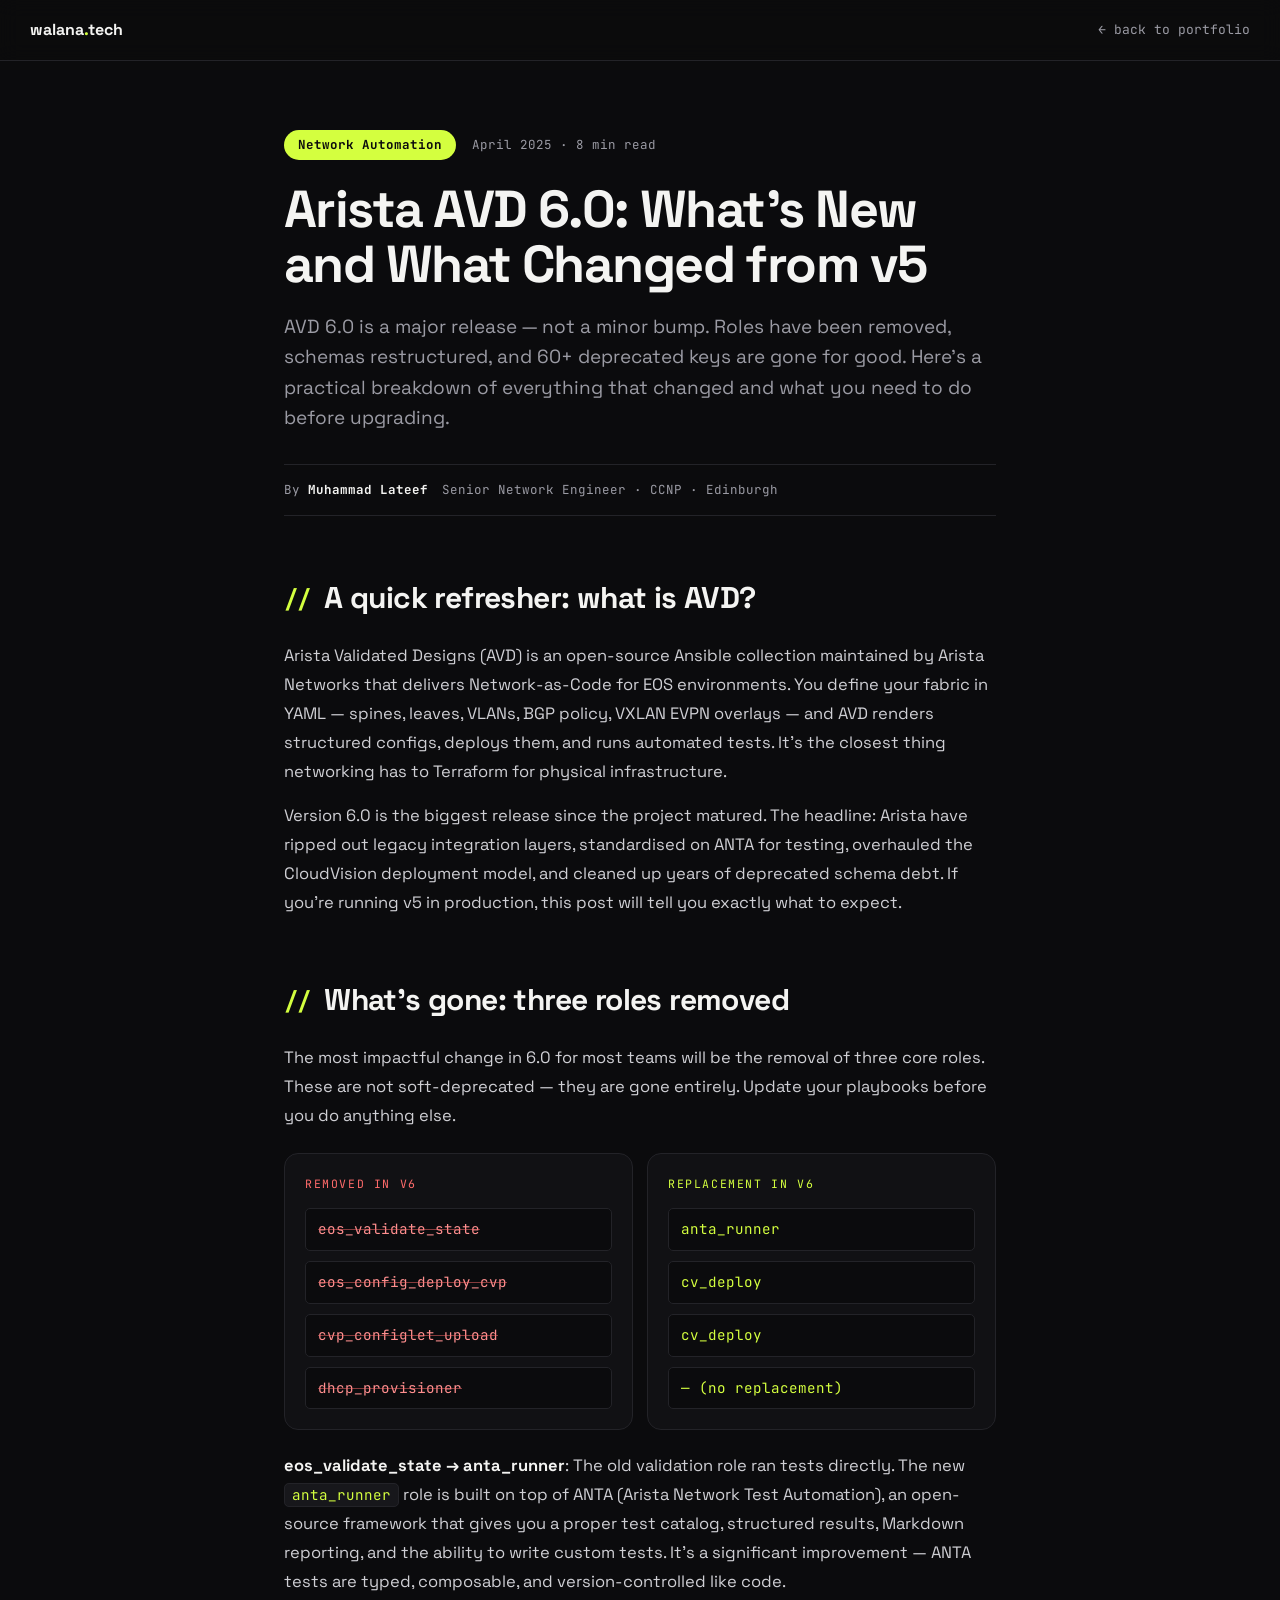
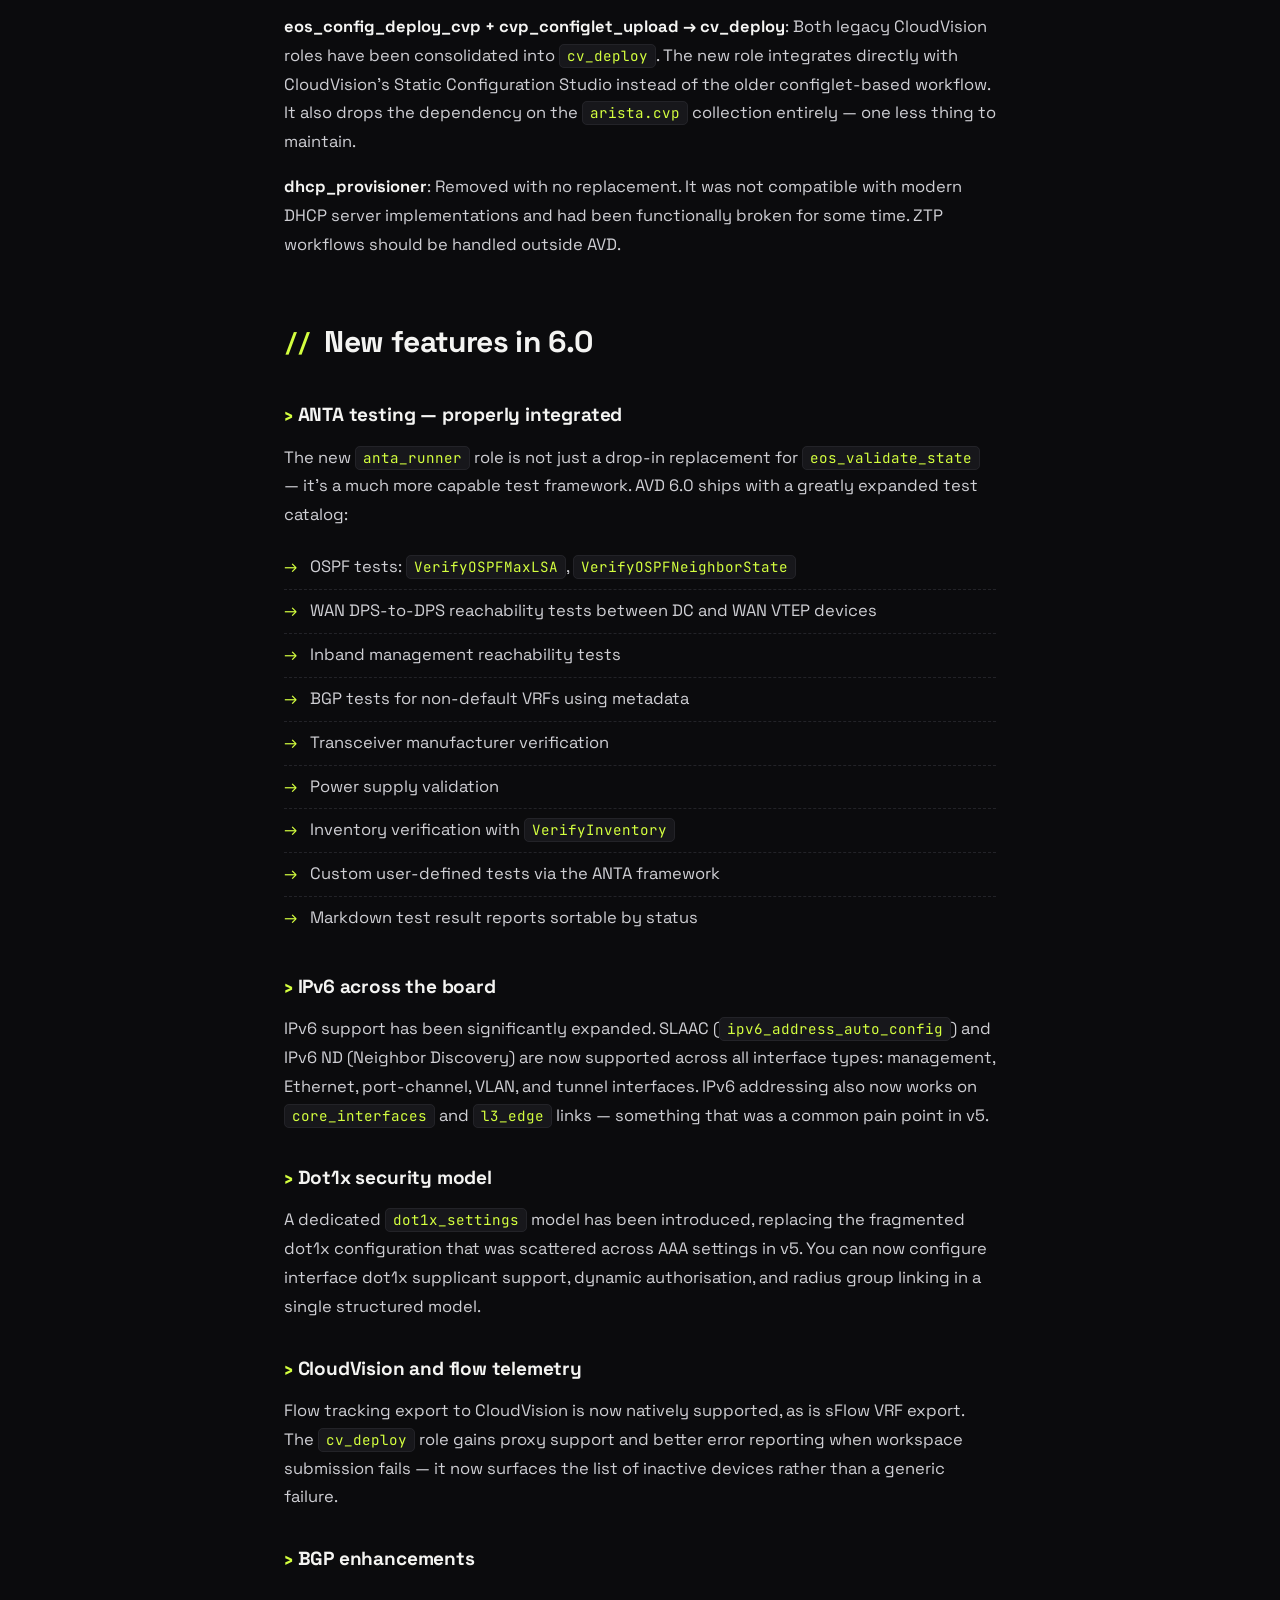
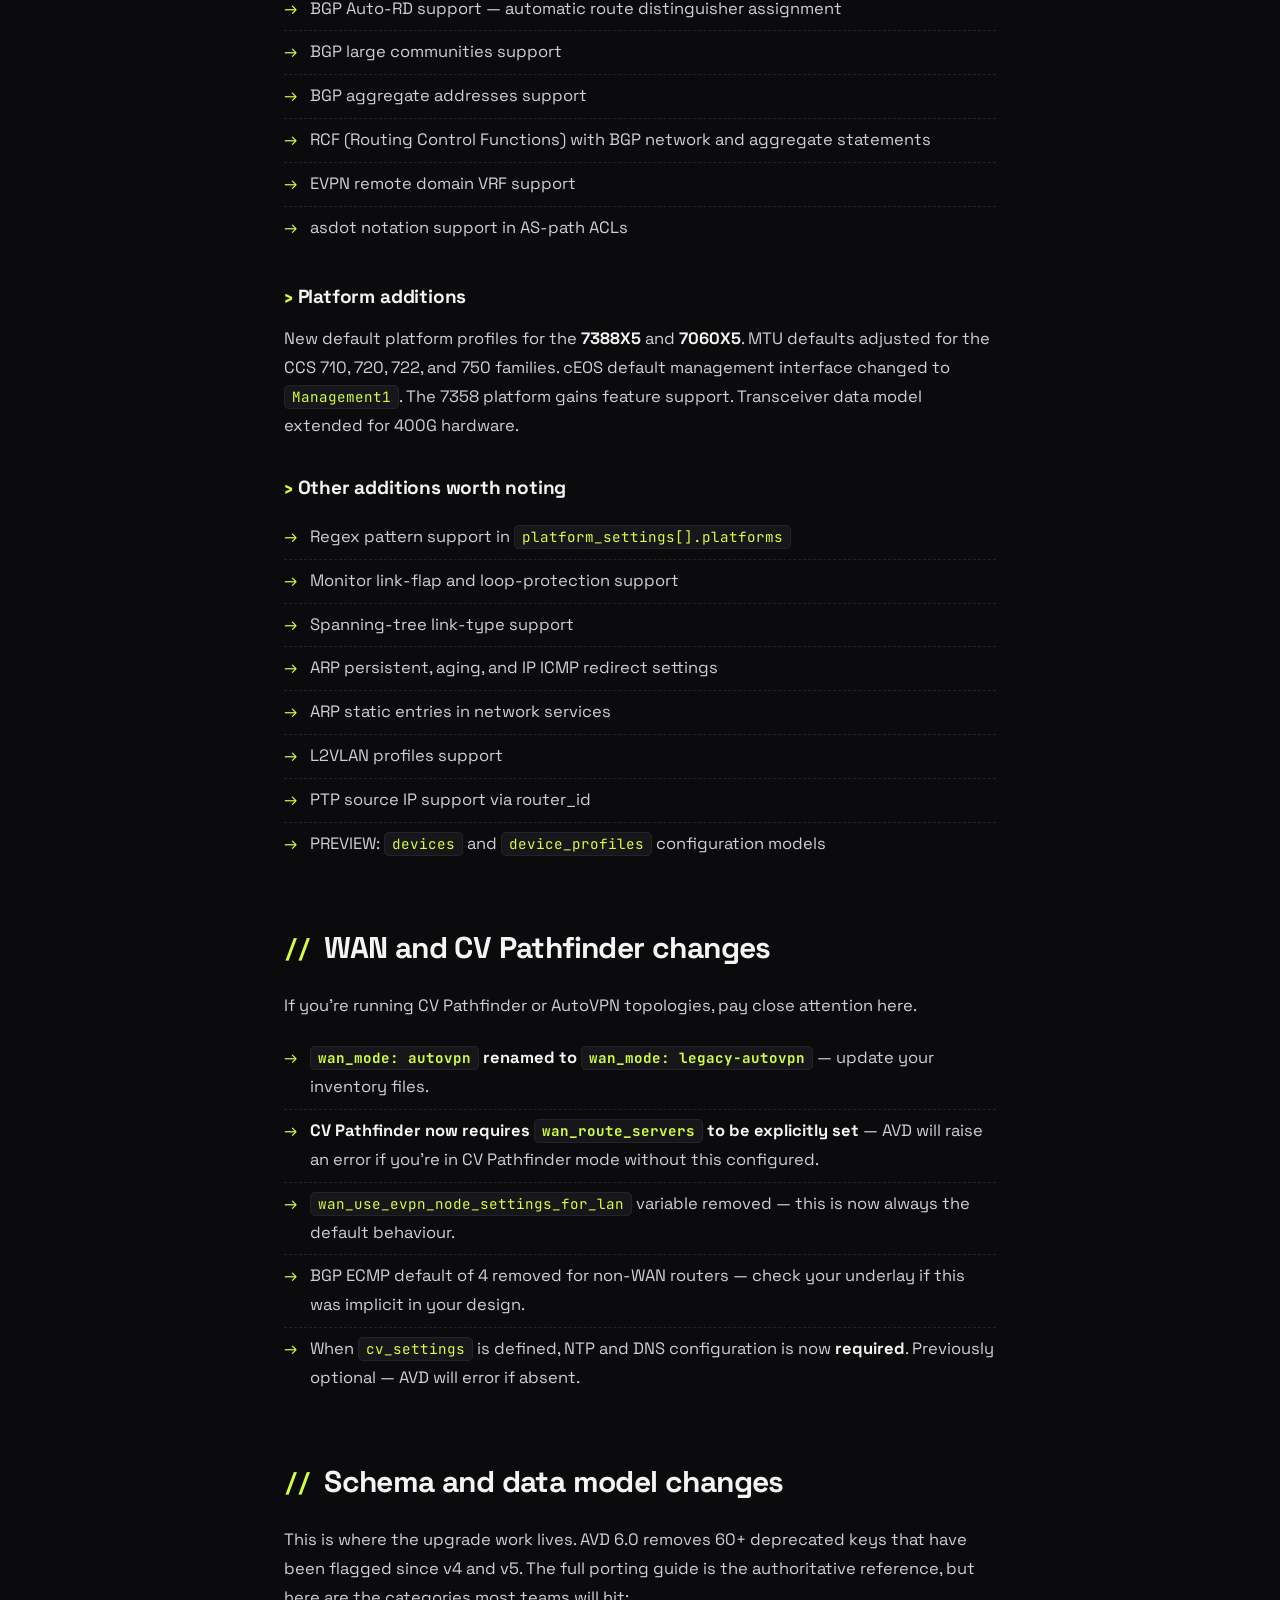
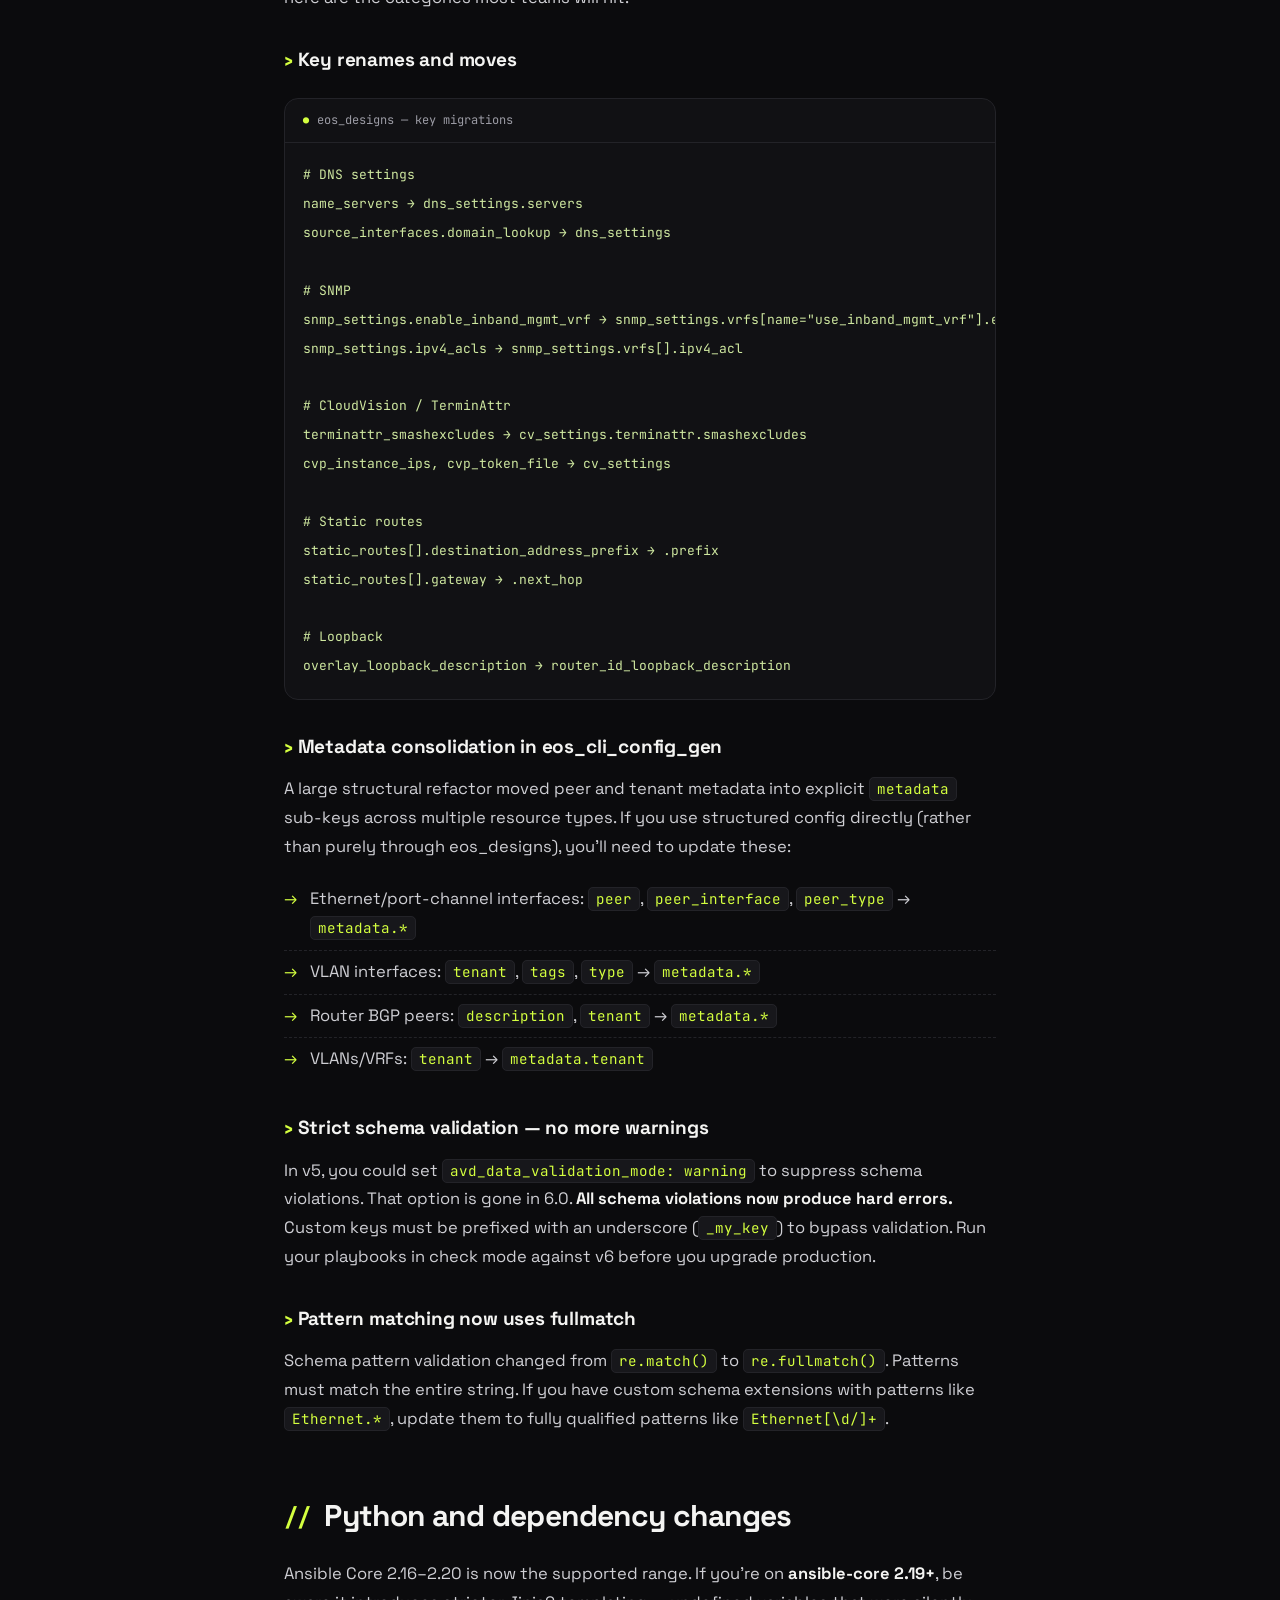
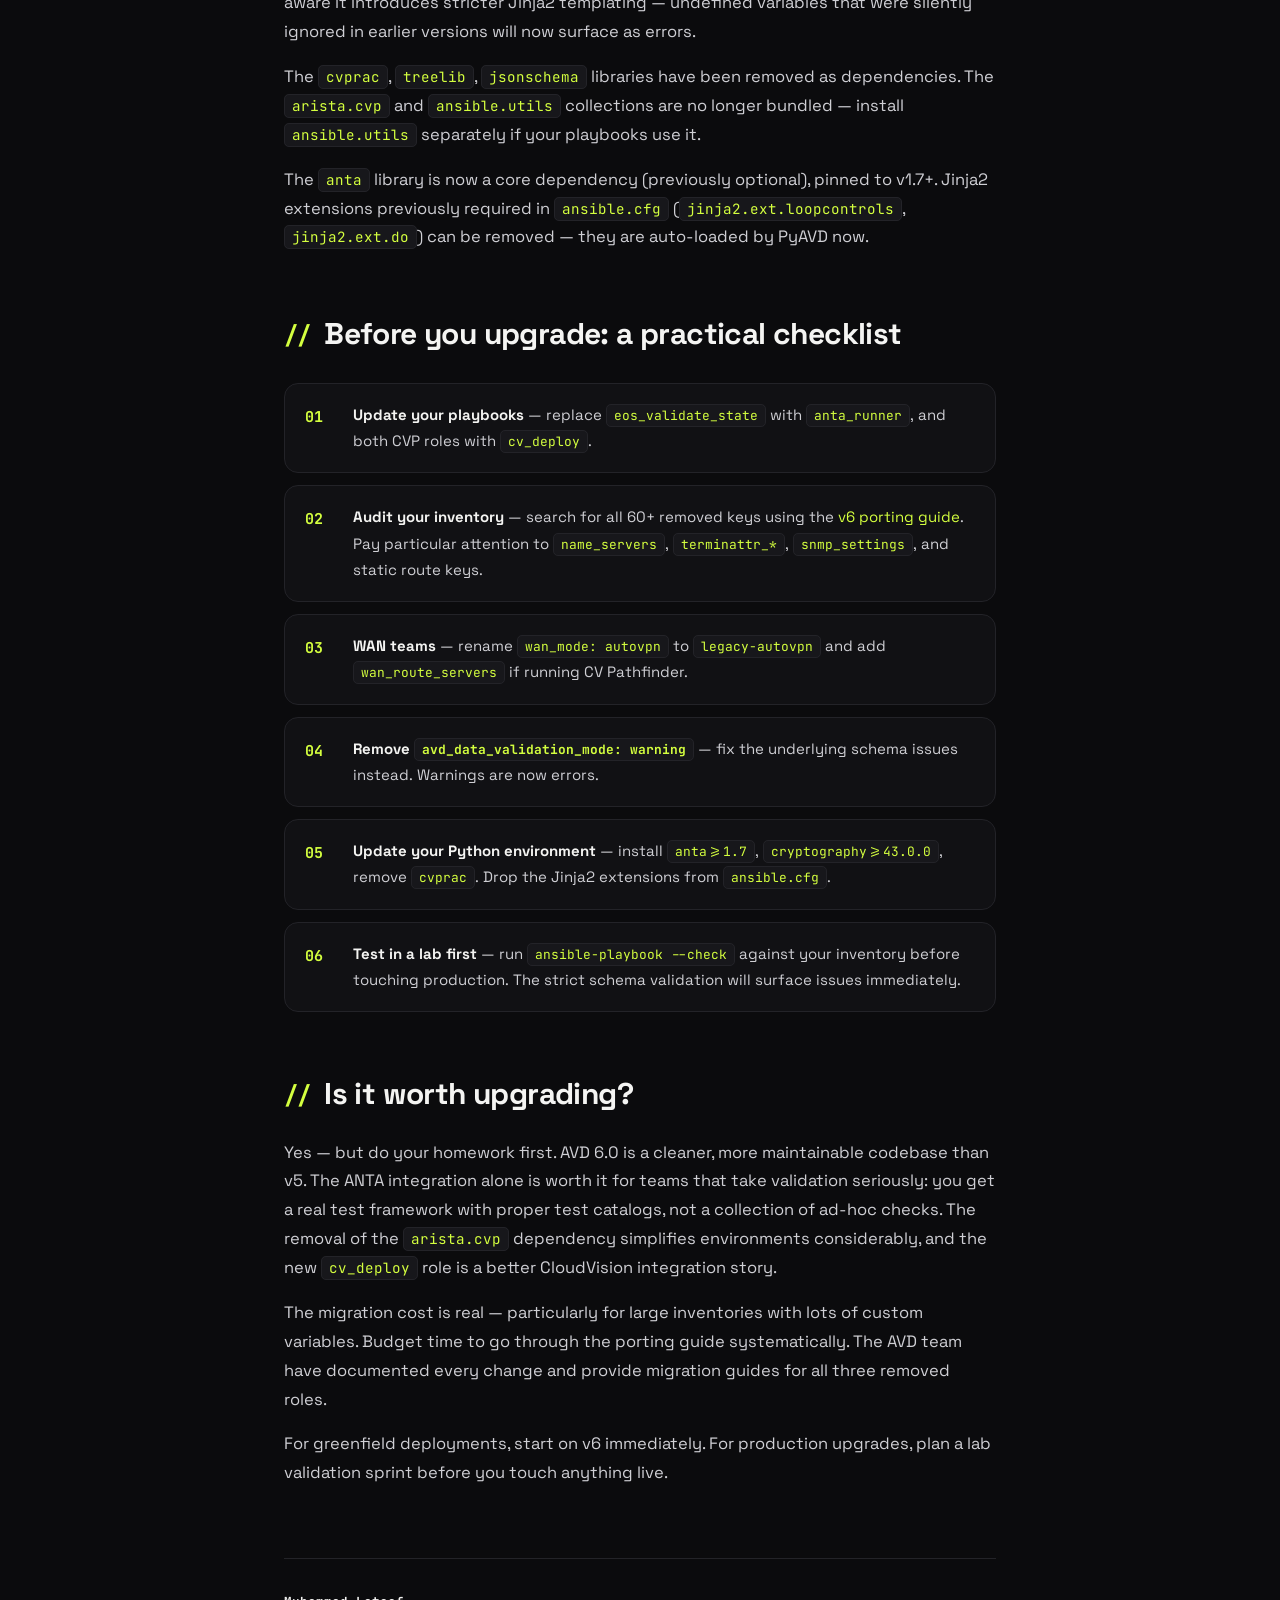
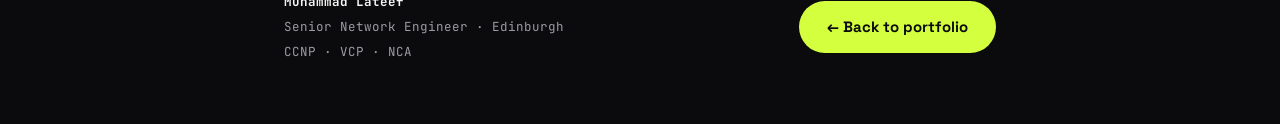
<file: blog/posts/post1.html>
<!DOCTYPE html>
<html lang="en">
<head>
<meta charset="UTF-8">
<meta name="viewport" content="width=device-width, initial-scale=1.0">
<meta name="description" content="Arista AVD 6.0 — what's new, what changed from v5, and what you need to know before upgrading.">
<title>Arista AVD 6.0: What's New vs v5 | Muhammad Lateef</title>
<link rel="icon" type="image/svg+xml" href="/favicon.svg">
<link rel="canonical" href="https://www.walana.tech/blog/posts/post1.html">
<meta property="og:type" content="article">
<meta property="og:title" content="Arista AVD 6.0: What's New vs v5">
<meta property="og:description" content="Removed roles, ANTA testing, 60+ deprecated keys gone — a practical breakdown before you upgrade.">
<meta property="og:url" content="https://www.walana.tech/blog/posts/post1.html">
<meta property="og:image" content="https://www.walana.tech/og.png">
<meta name="twitter:card" content="summary_large_image">
<link href="https://fonts.googleapis.com/css2?family=Space+Grotesk:wght@400;500;700&family=JetBrains+Mono:wght@400;500;700&display=swap" rel="stylesheet">
<style>
:root{--bg:#0b0b0d;--panel:#111114;--ink:#f4f4f2;--dim:#9b9ba4;--lime:#d4ff3f;--line:#232328}
:focus-visible{outline:2px solid var(--lime);outline-offset:3px;border-radius:2px}
*{margin:0;padding:0;box-sizing:border-box}
html{scroll-behavior:smooth}
body{background:var(--bg);color:var(--ink);font-family:'Space Grotesk',sans-serif;font-size:16.5px;line-height:1.75}
::selection{background:var(--lime);color:#0b0b0d}
a{color:var(--lime);text-decoration:none}
a:hover{text-decoration:underline}
code{font-family:'JetBrains Mono',monospace;font-size:.86em;background:#17171b;border:1px solid var(--line);
  border-radius:5px;padding:2px 7px;color:var(--lime)}

/* reading progress */
#progress{position:fixed;top:0;left:0;height:3px;width:0;background:var(--lime);box-shadow:0 0 10px var(--lime);z-index:60}

nav.top{position:fixed;top:0;left:0;right:0;z-index:50;display:flex;justify-content:space-between;align-items:center;
  padding:16px 30px;background:rgba(11,11,13,.82);backdrop-filter:blur(10px);border-bottom:1px solid var(--line)}
nav.top .logo{font-weight:700;font-size:16px;color:var(--ink)}
nav.top .logo span{color:var(--lime)}
nav.top .back{font-family:'JetBrains Mono',monospace;font-size:13px;color:var(--dim)}
nav.top .back:hover{color:var(--lime);text-decoration:none}

.wrap{max-width:760px;margin:0 auto;padding:130px 24px 60px}

/* header */
.meta{display:flex;gap:16px;align-items:center;font-family:'JetBrains Mono',monospace;font-size:12.5px}
.meta .tag{color:#0b0b0d;background:var(--lime);border-radius:99px;padding:4px 14px;font-weight:700}
.meta .date{color:var(--dim)}
h1{font-size:clamp(32px,6vw,52px);font-weight:700;letter-spacing:-.03em;line-height:1.06;margin:22px 0 20px}
.lede{font-size:19px;color:var(--dim);line-height:1.6}
.byline{display:flex;gap:14px;flex-wrap:wrap;font-family:'JetBrains Mono',monospace;font-size:12.5px;color:var(--dim);
  border-top:1px solid var(--line);border-bottom:1px solid var(--line);padding:14px 0;margin:30px 0 10px}
.byline b{color:var(--ink)}

/* sections */
section{margin-top:56px}
h2{font-size:clamp(23px,3.6vw,30px);font-weight:700;letter-spacing:-.02em;margin-bottom:18px}
h2::before{content:"// ";color:var(--lime);font-family:'JetBrains Mono',monospace;font-size:.8em}
h3{font-size:19px;font-weight:700;letter-spacing:-.01em;margin:30px 0 12px;color:var(--ink)}
h3::before{content:"› ";color:var(--lime)}
p{margin-bottom:16px;color:#cfcfd4}
strong{color:var(--ink)}

ul.list{list-style:none;margin:0 0 18px}
ul.list li{padding:7px 0 7px 26px;position:relative;color:#cfcfd4;border-bottom:1px dashed var(--line)}
ul.list li:last-child{border-bottom:0}
ul.list li::before{content:"→";position:absolute;left:0;color:var(--lime)}

/* comparison grid */
.compare{display:grid;grid-template-columns:1fr 1fr;gap:14px;margin:22px 0}
@media(max-width:620px){.compare{grid-template-columns:1fr}}
.compare .col{background:var(--panel);border:1px solid var(--line);border-radius:14px;padding:20px}
.compare .lbl{font-family:'JetBrains Mono',monospace;font-size:11.5px;letter-spacing:.14em;text-transform:uppercase;margin-bottom:14px}
.compare .removed .lbl{color:#ff6b6b}
.compare .added .lbl{color:var(--lime)}
.compare code{display:block;margin-bottom:10px;background:#0b0b0d;padding:8px 12px}
.compare .removed code{color:#ff8f8f;text-decoration:line-through;text-decoration-color:rgba(255,107,107,.5)}
.compare code:last-child{margin-bottom:0}

/* code block */
.codeblock{background:var(--panel);border:1px solid var(--line);border-radius:14px;margin:22px 0;overflow:hidden}
.codeblock .head{display:flex;align-items:center;gap:8px;padding:11px 18px;border-bottom:1px solid var(--line);
  font-family:'JetBrains Mono',monospace;font-size:12px;color:var(--dim)}
.codeblock .head::before{content:"●";color:var(--lime);font-size:10px}
.codeblock pre{padding:18px;overflow-x:auto}
.codeblock pre code{background:none;border:0;padding:0;color:#cfe8a0;font-size:13px;line-height:1.8}

/* checklist */
.checklist{margin:22px 0}
.check{display:grid;grid-template-columns:34px 1fr;gap:14px;background:var(--panel);border:1px solid var(--line);
  border-radius:14px;padding:18px 20px;margin-bottom:12px;transition:.18s}
.check:hover{border-color:var(--lime)}
.check .n{font-family:'JetBrains Mono',monospace;font-weight:700;color:var(--lime);font-size:15px;padding-top:2px}
.check p{margin:0;font-size:15px}

/* footer */
footer.post{margin-top:70px;border-top:1px solid var(--line);padding-top:30px;display:flex;
  justify-content:space-between;align-items:center;gap:18px;flex-wrap:wrap}
footer.post .who{font-family:'JetBrains Mono',monospace;font-size:12.5px;color:var(--dim);line-height:2}
footer.post .who b{color:var(--ink)}
.btn{display:inline-block;padding:13px 28px;border-radius:99px;font-weight:700;font-size:15px;
  background:var(--lime);color:#0b0b0d;transition:.2s}
.btn:hover{transform:translateY(-2px);box-shadow:0 8px 30px rgba(212,255,63,.35);text-decoration:none}
</style>
</head>
<body>

<div id="progress"></div>

<nav class="top">
  <a class="logo" href="/">walana<span>.</span>tech</a>
  <a class="back" href="/">← back to portfolio</a>
</nav>

<article class="wrap">

<header>
  <div class="meta"><span class="tag">Network Automation</span><span class="date">April 2025 · 8 min read</span></div>
  <h1>Arista AVD 6.0: What's New and What Changed from v5</h1>
  <p class="lede">AVD 6.0 is a major release — not a minor bump. Roles have been removed, schemas restructured,
    and 60+ deprecated keys are gone for good. Here's a practical breakdown of everything that changed
    and what you need to do before upgrading.</p>
  <div class="byline"><span>By <b>Muhammad Lateef</b></span><span>Senior Network Engineer · CCNP · Edinburgh</span></div>
</header>

<section>
  <h2>A quick refresher: what is AVD?</h2>
  <p>Arista Validated Designs (AVD) is an open-source Ansible collection maintained by Arista Networks
     that delivers Network-as-Code for EOS environments. You define your fabric in YAML — spines, leaves,
     VLANs, BGP policy, VXLAN EVPN overlays — and AVD renders structured configs, deploys them, and runs
     automated tests. It's the closest thing networking has to Terraform for physical infrastructure.</p>
  <p>Version 6.0 is the biggest release since the project matured. The headline: Arista have ripped out
     legacy integration layers, standardised on ANTA for testing, overhauled the CloudVision deployment
     model, and cleaned up years of deprecated schema debt. If you're running v5 in production, this post
     will tell you exactly what to expect.</p>
</section>

<section>
  <h2>What's gone: three roles removed</h2>
  <p>The most impactful change in 6.0 for most teams will be the removal of three core roles. These are
     not soft-deprecated — they are gone entirely. Update your playbooks before you do anything else.</p>

  <div class="compare">
    <div class="col removed">
      <p class="lbl">Removed in v6</p>
      <code>eos_validate_state</code>
      <code>eos_config_deploy_cvp</code>
      <code>cvp_configlet_upload</code>
      <code>dhcp_provisioner</code>
    </div>
    <div class="col added">
      <p class="lbl">Replacement in v6</p>
      <code>anta_runner</code>
      <code>cv_deploy</code>
      <code>cv_deploy</code>
      <code>— (no replacement)</code>
    </div>
  </div>

  <p><strong>eos_validate_state → anta_runner</strong>: The old validation role ran tests directly.
     The new <code>anta_runner</code> role is built on top of ANTA (Arista Network Test Automation),
     an open-source framework that gives you a proper test catalog, structured results, Markdown
     reporting, and the ability to write custom tests. It's a significant improvement — ANTA tests are
     typed, composable, and version-controlled like code.</p>
  <p><strong>eos_config_deploy_cvp + cvp_configlet_upload → cv_deploy</strong>: Both legacy CloudVision
     roles have been consolidated into <code>cv_deploy</code>. The new role integrates directly with
     CloudVision's Static Configuration Studio instead of the older configlet-based workflow. It also
     drops the dependency on the <code>arista.cvp</code> collection entirely — one less thing to maintain.</p>
  <p><strong>dhcp_provisioner</strong>: Removed with no replacement. It was not compatible with modern
     DHCP server implementations and had been functionally broken for some time. ZTP workflows should
     be handled outside AVD.</p>
</section>

<section>
  <h2>New features in 6.0</h2>

  <h3>ANTA testing — properly integrated</h3>
  <p>The new <code>anta_runner</code> role is not just a drop-in replacement for
     <code>eos_validate_state</code> — it's a much more capable test framework. AVD 6.0 ships with
     a greatly expanded test catalog:</p>
  <ul class="list">
    <li>OSPF tests: <code>VerifyOSPFMaxLSA</code>, <code>VerifyOSPFNeighborState</code></li>
    <li>WAN DPS-to-DPS reachability tests between DC and WAN VTEP devices</li>
    <li>Inband management reachability tests</li>
    <li>BGP tests for non-default VRFs using metadata</li>
    <li>Transceiver manufacturer verification</li>
    <li>Power supply validation</li>
    <li>Inventory verification with <code>VerifyInventory</code></li>
    <li>Custom user-defined tests via the ANTA framework</li>
    <li>Markdown test result reports sortable by status</li>
  </ul>

  <h3>IPv6 across the board</h3>
  <p>IPv6 support has been significantly expanded. SLAAC (<code>ipv6_address_auto_config</code>) and
     IPv6 ND (Neighbor Discovery) are now supported across all interface types: management, Ethernet,
     port-channel, VLAN, and tunnel interfaces. IPv6 addressing also now works on <code>core_interfaces</code>
     and <code>l3_edge</code> links — something that was a common pain point in v5.</p>

  <h3>Dot1x security model</h3>
  <p>A dedicated <code>dot1x_settings</code> model has been introduced, replacing the fragmented
     dot1x configuration that was scattered across AAA settings in v5. You can now configure interface
     dot1x supplicant support, dynamic authorisation, and radius group linking in a single structured model.</p>

  <h3>CloudVision and flow telemetry</h3>
  <p>Flow tracking export to CloudVision is now natively supported, as is sFlow VRF export. The
     <code>cv_deploy</code> role gains proxy support and better error reporting when workspace
     submission fails — it now surfaces the list of inactive devices rather than a generic failure.</p>

  <h3>BGP enhancements</h3>
  <ul class="list">
    <li>BGP Auto-RD support — automatic route distinguisher assignment</li>
    <li>BGP large communities support</li>
    <li>BGP aggregate addresses support</li>
    <li>RCF (Routing Control Functions) with BGP network and aggregate statements</li>
    <li>EVPN remote domain VRF support</li>
    <li>asdot notation support in AS-path ACLs</li>
  </ul>

  <h3>Platform additions</h3>
  <p>New default platform profiles for the <strong>7388X5</strong> and <strong>7060X5</strong>.
     MTU defaults adjusted for the CCS 710, 720, 722, and 750 families. cEOS default management
     interface changed to <code>Management1</code>. The 7358 platform gains feature support.
     Transceiver data model extended for 400G hardware.</p>

  <h3>Other additions worth noting</h3>
  <ul class="list">
    <li>Regex pattern support in <code>platform_settings[].platforms</code></li>
    <li>Monitor link-flap and loop-protection support</li>
    <li>Spanning-tree link-type support</li>
    <li>ARP persistent, aging, and IP ICMP redirect settings</li>
    <li>ARP static entries in network services</li>
    <li>L2VLAN profiles support</li>
    <li>PTP source IP support via router_id</li>
    <li>PREVIEW: <code>devices</code> and <code>device_profiles</code> configuration models</li>
  </ul>
</section>

<section>
  <h2>WAN and CV Pathfinder changes</h2>
  <p>If you're running CV Pathfinder or AutoVPN topologies, pay close attention here.</p>
  <ul class="list">
    <li><strong><code>wan_mode: autovpn</code> renamed to <code>wan_mode: legacy-autovpn</code></strong> — update your inventory files.</li>
    <li><strong>CV Pathfinder now requires <code>wan_route_servers</code> to be explicitly set</strong> — AVD will raise an error if you're in CV Pathfinder mode without this configured.</li>
    <li><code>wan_use_evpn_node_settings_for_lan</code> variable removed — this is now always the default behaviour.</li>
    <li>BGP ECMP default of 4 removed for non-WAN routers — check your underlay if this was implicit in your design.</li>
    <li>When <code>cv_settings</code> is defined, NTP and DNS configuration is now <strong>required</strong>. Previously optional — AVD will error if absent.</li>
  </ul>
</section>

<section>
  <h2>Schema and data model changes</h2>
  <p>This is where the upgrade work lives. AVD 6.0 removes 60+ deprecated keys that have been
     flagged since v4 and v5. The full porting guide is the authoritative reference, but here
     are the categories most teams will hit:</p>

  <h3>Key renames and moves</h3>
  <div class="codeblock">
    <div class="head">eos_designs — key migrations</div>
    <pre><code># DNS settings
name_servers → dns_settings.servers
source_interfaces.domain_lookup → dns_settings

# SNMP
snmp_settings.enable_inband_mgmt_vrf → snmp_settings.vrfs[name="use_inband_mgmt_vrf"].enabled
snmp_settings.ipv4_acls → snmp_settings.vrfs[].ipv4_acl

# CloudVision / TerminAttr
terminattr_smashexcludes → cv_settings.terminattr.smashexcludes
cvp_instance_ips, cvp_token_file → cv_settings

# Static routes
static_routes[].destination_address_prefix → .prefix
static_routes[].gateway → .next_hop

# Loopback
overlay_loopback_description → router_id_loopback_description</code></pre>
  </div>

  <h3>Metadata consolidation in eos_cli_config_gen</h3>
  <p>A large structural refactor moved peer and tenant metadata into explicit <code>metadata</code>
     sub-keys across multiple resource types. If you use structured config directly (rather than
     purely through eos_designs), you'll need to update these:</p>
  <ul class="list">
    <li>Ethernet/port-channel interfaces: <code>peer</code>, <code>peer_interface</code>, <code>peer_type</code> → <code>metadata.*</code></li>
    <li>VLAN interfaces: <code>tenant</code>, <code>tags</code>, <code>type</code> → <code>metadata.*</code></li>
    <li>Router BGP peers: <code>description</code>, <code>tenant</code> → <code>metadata.*</code></li>
    <li>VLANs/VRFs: <code>tenant</code> → <code>metadata.tenant</code></li>
  </ul>

  <h3>Strict schema validation — no more warnings</h3>
  <p>In v5, you could set <code>avd_data_validation_mode: warning</code> to suppress schema
     violations. That option is gone in 6.0. <strong>All schema violations now produce hard
     errors.</strong> Custom keys must be prefixed with an underscore (<code>_my_key</code>) to
     bypass validation. Run your playbooks in check mode against v6 before you upgrade production.</p>

  <h3>Pattern matching now uses fullmatch</h3>
  <p>Schema pattern validation changed from <code>re.match()</code> to <code>re.fullmatch()</code>.
     Patterns must match the entire string. If you have custom schema extensions with patterns
     like <code>Ethernet.*</code>, update them to fully qualified patterns like
     <code>Ethernet[\d/]+</code>.</p>
</section>

<section>
  <h2>Python and dependency changes</h2>
  <p>Ansible Core 2.16–2.20 is now the supported range. If you're on <strong>ansible-core 2.19+</strong>,
     be aware it introduces stricter Jinja2 templating — undefined variables that were silently
     ignored in earlier versions will now surface as errors.</p>
  <p>The <code>cvprac</code>, <code>treelib</code>, <code>jsonschema</code> libraries have been
     removed as dependencies. The <code>arista.cvp</code> and <code>ansible.utils</code> collections
     are no longer bundled — install <code>ansible.utils</code> separately if your playbooks use it.</p>
  <p>The <code>anta</code> library is now a core dependency (previously optional), pinned to v1.7+.
     Jinja2 extensions previously required in <code>ansible.cfg</code>
     (<code>jinja2.ext.loopcontrols</code>, <code>jinja2.ext.do</code>) can be removed —
     they are auto-loaded by PyAVD now.</p>
</section>

<section>
  <h2>Before you upgrade: a practical checklist</h2>
  <div class="checklist">
    <div class="check"><span class="n">01</span>
      <p><strong>Update your playbooks</strong> — replace <code>eos_validate_state</code> with
         <code>anta_runner</code>, and both CVP roles with <code>cv_deploy</code>.</p></div>
    <div class="check"><span class="n">02</span>
      <p><strong>Audit your inventory</strong> — search for all 60+ removed keys using the
         <a href="https://avd.arista.com" target="_blank" rel="noopener">v6 porting guide</a>.
         Pay particular attention to <code>name_servers</code>, <code>terminattr_*</code>,
         <code>snmp_settings</code>, and static route keys.</p></div>
    <div class="check"><span class="n">03</span>
      <p><strong>WAN teams</strong> — rename <code>wan_mode: autovpn</code> to
         <code>legacy-autovpn</code> and add <code>wan_route_servers</code> if running CV Pathfinder.</p></div>
    <div class="check"><span class="n">04</span>
      <p><strong>Remove <code>avd_data_validation_mode: warning</code></strong> — fix the underlying
         schema issues instead. Warnings are now errors.</p></div>
    <div class="check"><span class="n">05</span>
      <p><strong>Update your Python environment</strong> — install <code>anta&gt;=1.7</code>,
         <code>cryptography&gt;=43.0.0</code>, remove <code>cvprac</code>. Drop the Jinja2
         extensions from <code>ansible.cfg</code>.</p></div>
    <div class="check"><span class="n">06</span>
      <p><strong>Test in a lab first</strong> — run <code>ansible-playbook --check</code>
         against your inventory before touching production. The strict schema validation will
         surface issues immediately.</p></div>
  </div>
</section>

<section>
  <h2>Is it worth upgrading?</h2>
  <p>Yes — but do your homework first. AVD 6.0 is a cleaner, more maintainable codebase than v5.
     The ANTA integration alone is worth it for teams that take validation seriously: you get a real
     test framework with proper test catalogs, not a collection of ad-hoc checks. The removal of
     the <code>arista.cvp</code> dependency simplifies environments considerably, and the new
     <code>cv_deploy</code> role is a better CloudVision integration story.</p>
  <p>The migration cost is real — particularly for large inventories with lots of custom variables.
     Budget time to go through the porting guide systematically. The AVD team have documented
     every change and provide migration guides for all three removed roles.</p>
  <p>For greenfield deployments, start on v6 immediately. For production upgrades, plan a lab
     validation sprint before you touch anything live.</p>
</section>

<footer class="post">
  <div class="who">
    <b>Muhammad Lateef</b><br>
    Senior Network Engineer · Edinburgh<br>
    CCNP · VCP · NCA
  </div>
  <a class="btn" href="/">← Back to portfolio</a>
</footer>

</article>

<script>
// reading progress bar
const bar=document.getElementById('progress');
addEventListener('scroll',()=>{
  const h=document.documentElement;
  bar.style.width=(h.scrollTop/(h.scrollHeight-h.clientHeight)*100)+'%';
},{passive:true});
</script>
</body>
</html>
</file>
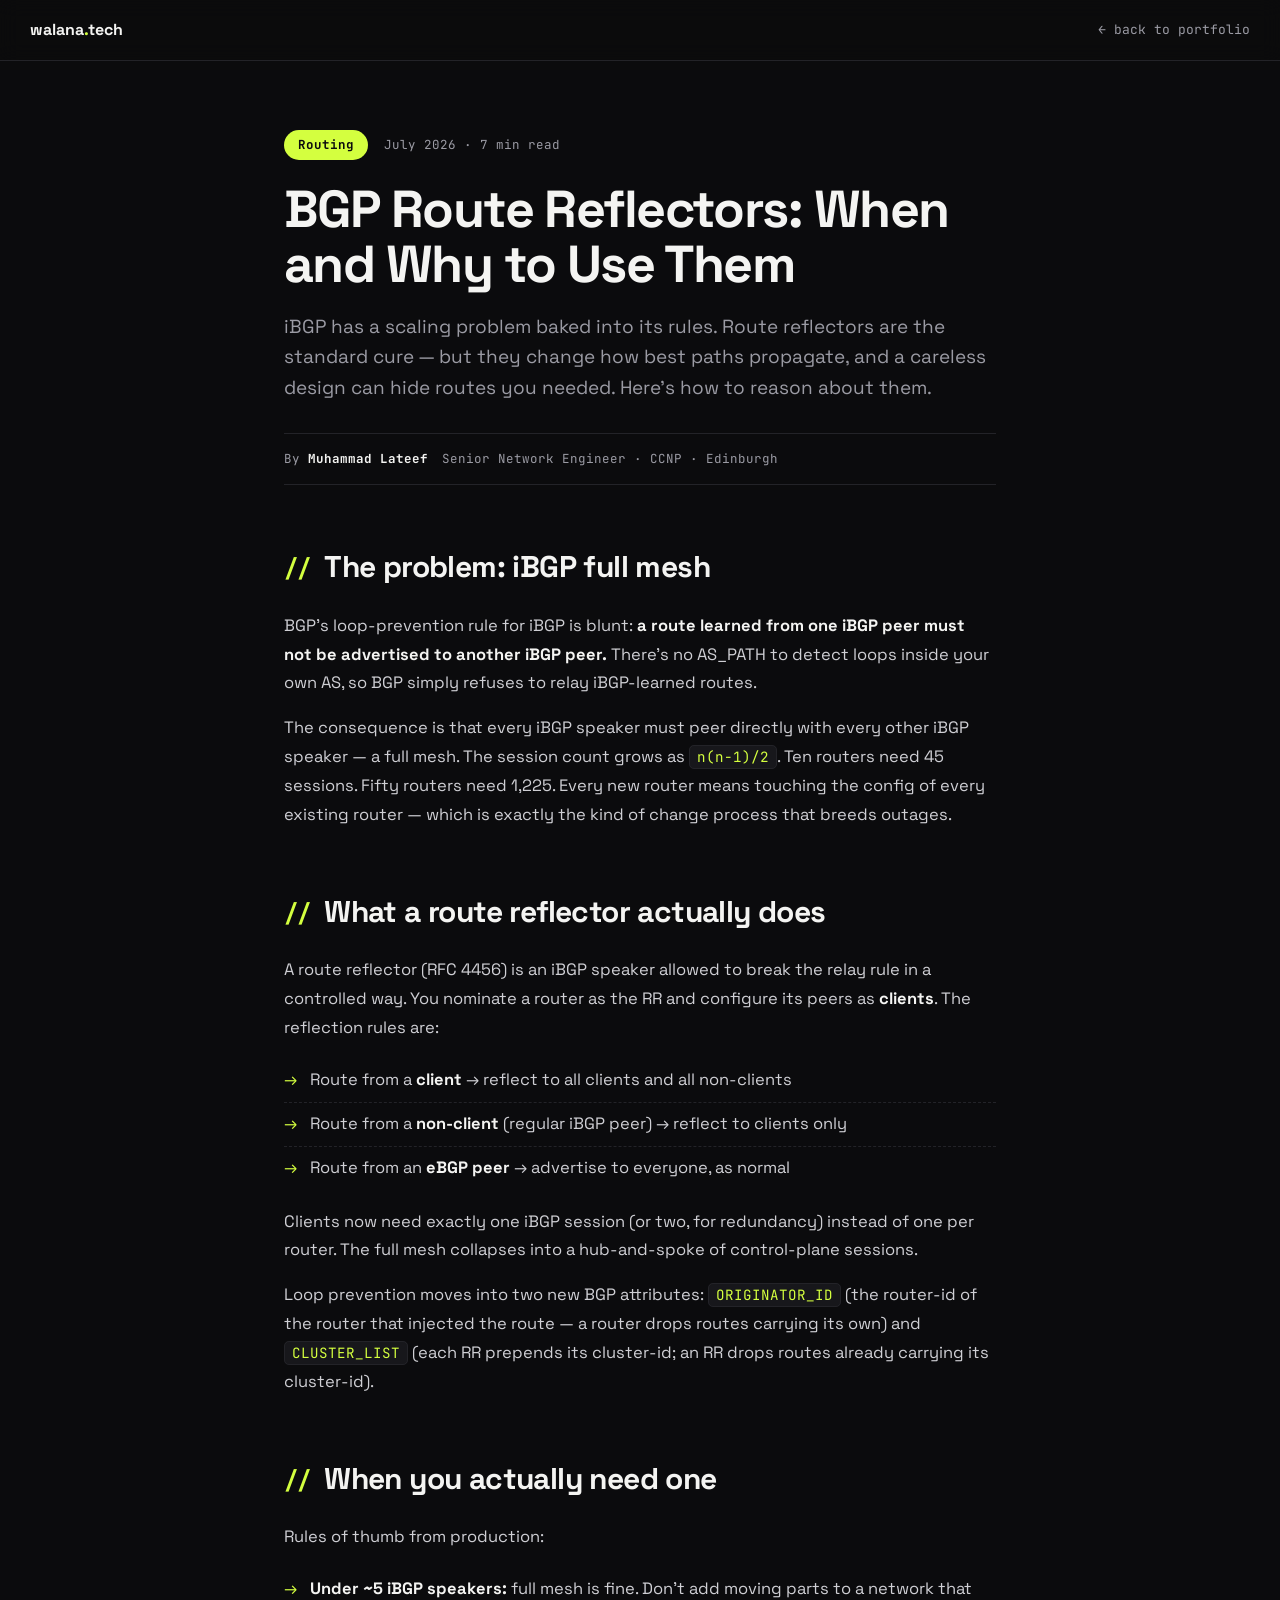
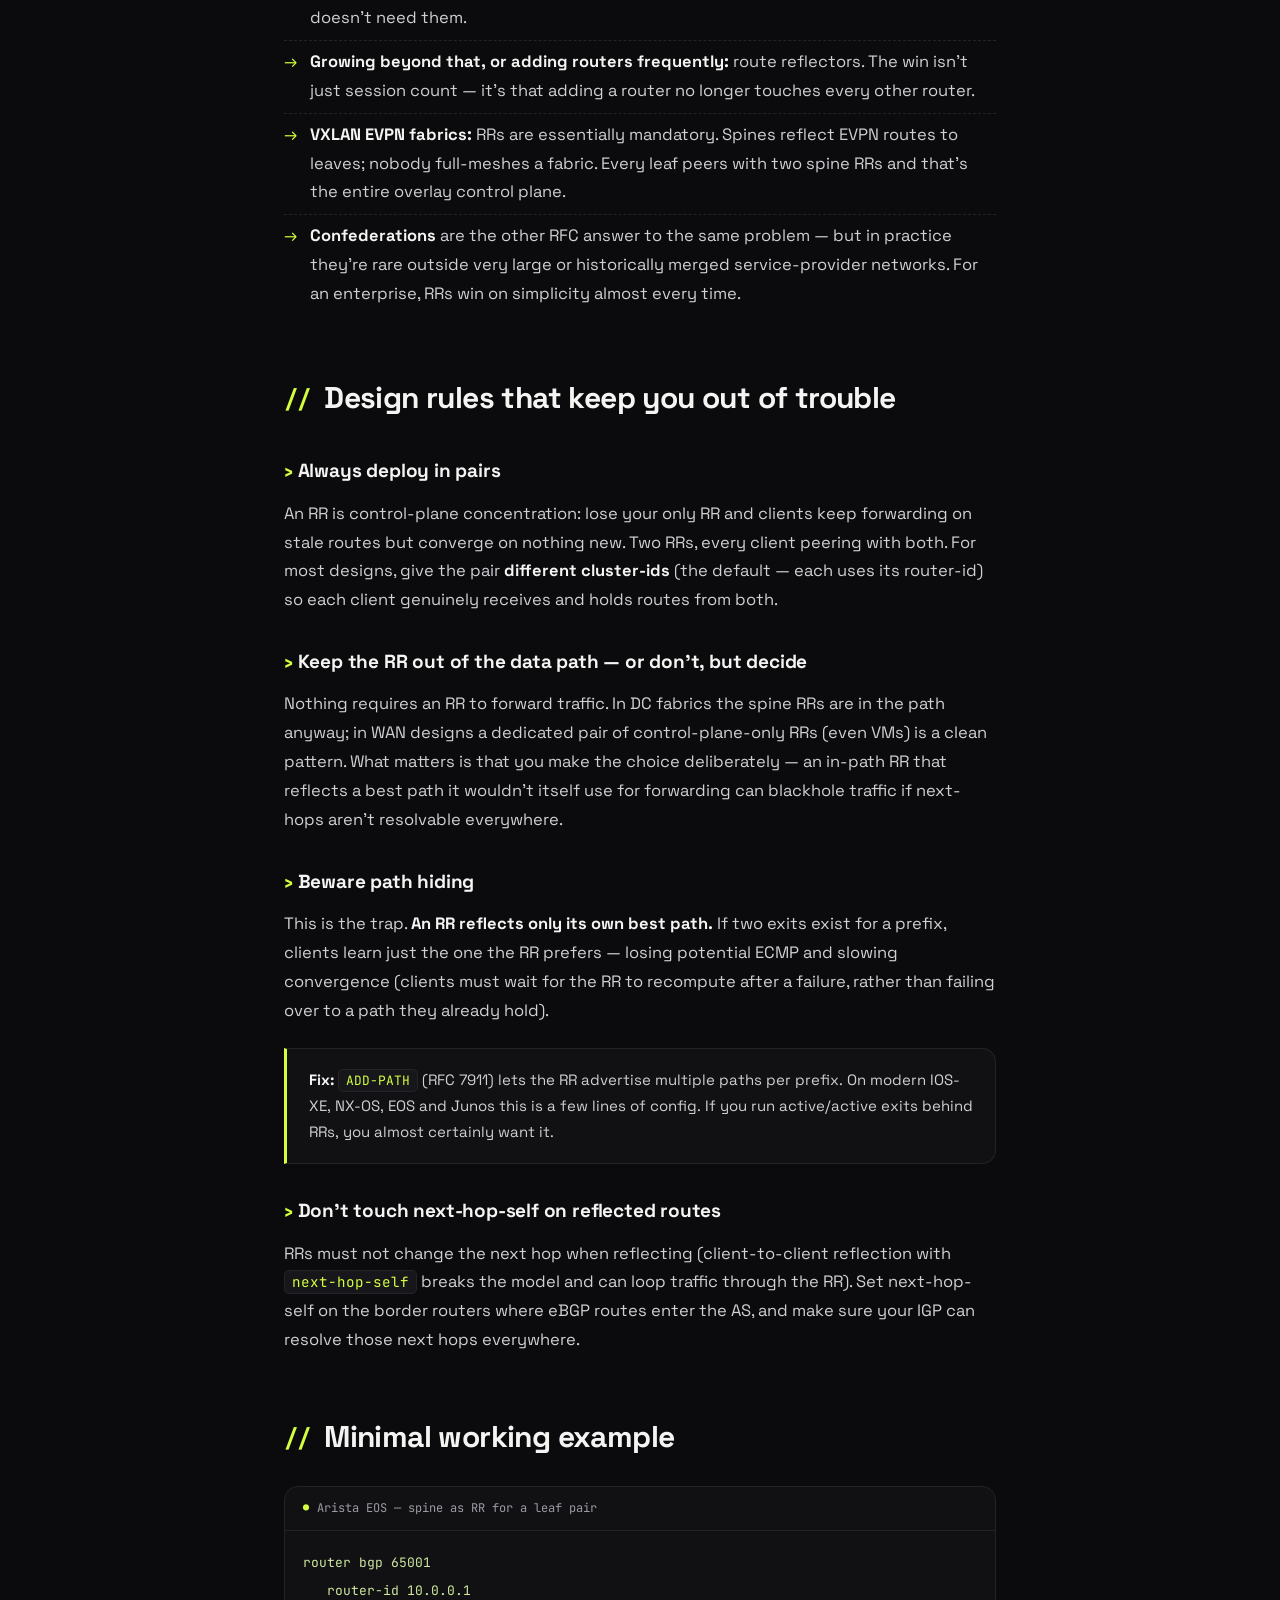
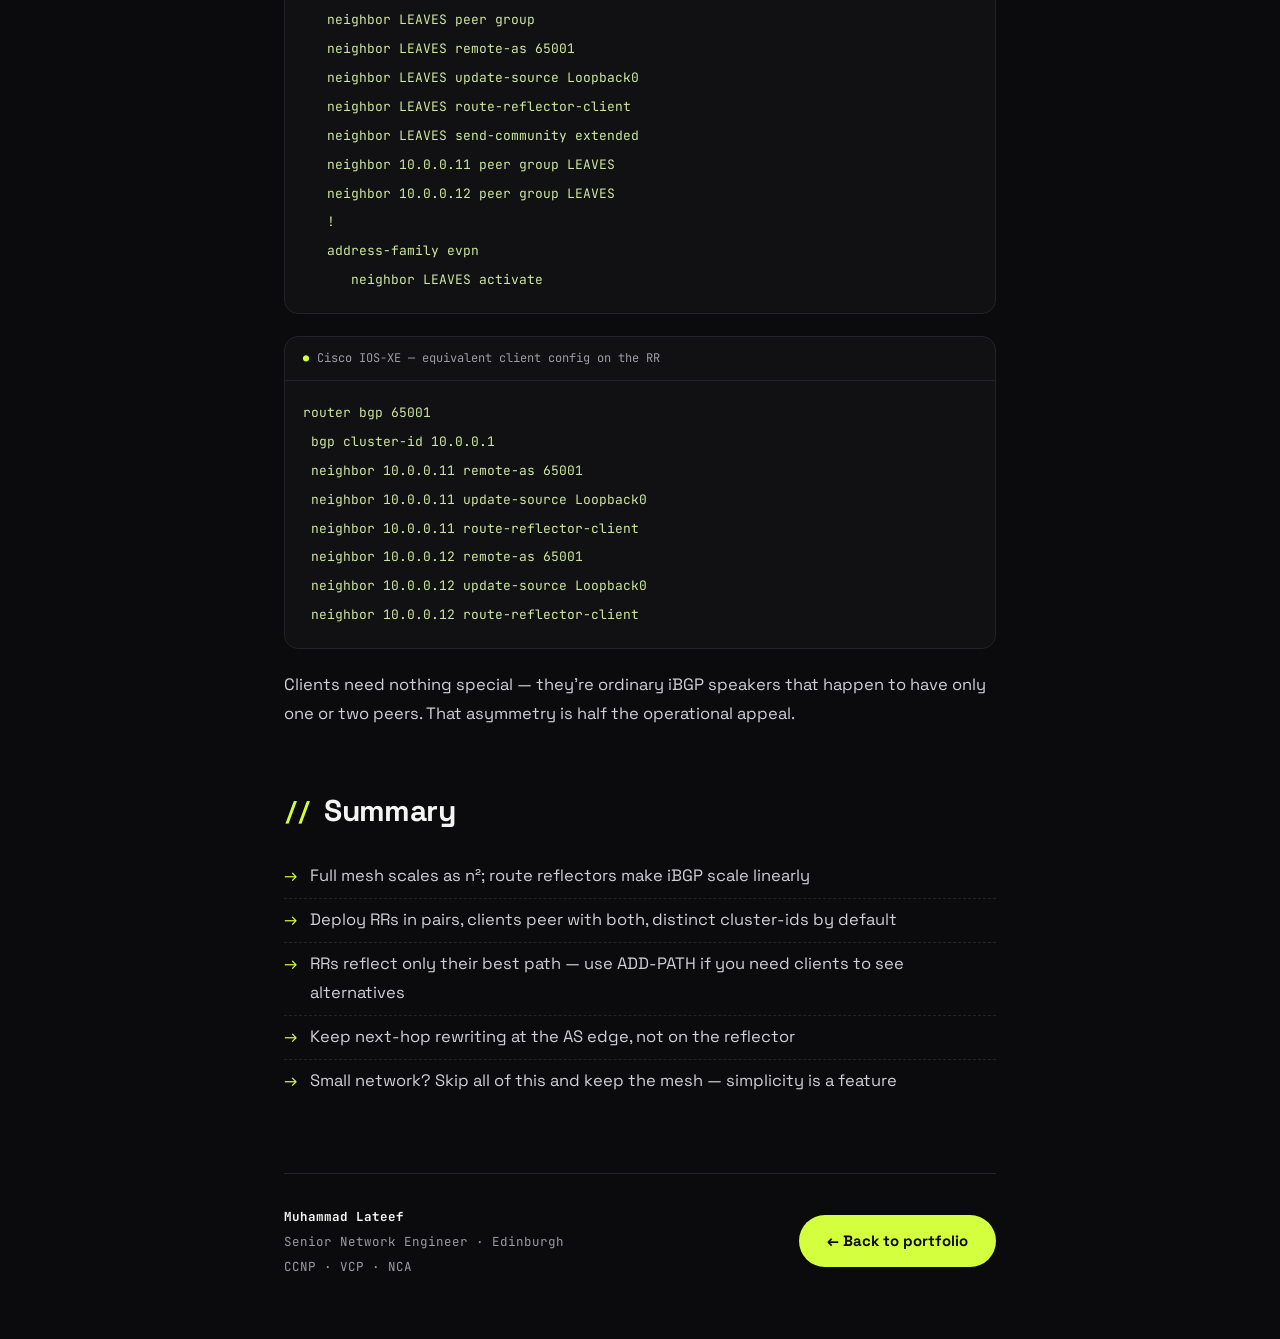
<file: blog/posts/post2.html>
<!DOCTYPE html>
<html lang="en">
<head>
<meta charset="UTF-8">
<meta name="viewport" content="width=device-width, initial-scale=1.0">
<meta name="description" content="iBGP full-mesh doesn't scale. When route reflectors help, how to design them, and the path-hiding trap to avoid.">
<title>BGP Route Reflectors: When and Why to Use Them | Muhammad Lateef</title>
<link rel="icon" type="image/svg+xml" href="/favicon.svg">
<link rel="canonical" href="https://www.walana.tech/blog/posts/post2.html">
<meta property="og:type" content="article">
<meta property="og:title" content="BGP Route Reflectors: When and Why to Use Them">
<meta property="og:description" content="iBGP full-mesh doesn't scale. When route reflectors help, how to design them, and the path-hiding trap to avoid.">
<meta property="og:url" content="https://www.walana.tech/blog/posts/post2.html">
<meta property="og:image" content="https://www.walana.tech/og.png">
<meta name="twitter:card" content="summary_large_image">
<link href="https://fonts.googleapis.com/css2?family=Space+Grotesk:wght@400;500;700&family=JetBrains+Mono:wght@400;500;700&display=swap" rel="stylesheet">
<style>
:root{--bg:#0b0b0d;--panel:#111114;--ink:#f4f4f2;--dim:#9b9ba4;--lime:#d4ff3f;--line:#232328}
:focus-visible{outline:2px solid var(--lime);outline-offset:3px;border-radius:2px}
*{margin:0;padding:0;box-sizing:border-box}
html{scroll-behavior:smooth}
body{background:var(--bg);color:var(--ink);font-family:'Space Grotesk',sans-serif;font-size:16.5px;line-height:1.75}
::selection{background:var(--lime);color:#0b0b0d}
a{color:var(--lime);text-decoration:none}
a:hover{text-decoration:underline}
code{font-family:'JetBrains Mono',monospace;font-size:.86em;background:#17171b;border:1px solid var(--line);
  border-radius:5px;padding:2px 7px;color:var(--lime)}
#progress{position:fixed;top:0;left:0;height:3px;width:0;background:var(--lime);box-shadow:0 0 10px var(--lime);z-index:60}
nav.top{position:fixed;top:0;left:0;right:0;z-index:50;display:flex;justify-content:space-between;align-items:center;
  padding:16px 30px;background:rgba(11,11,13,.82);backdrop-filter:blur(10px);border-bottom:1px solid var(--line)}
nav.top .logo{font-weight:700;font-size:16px;color:var(--ink)}
nav.top .logo span{color:var(--lime)}
nav.top .back{font-family:'JetBrains Mono',monospace;font-size:13px;color:var(--dim)}
nav.top .back:hover{color:var(--lime);text-decoration:none}
.wrap{max-width:760px;margin:0 auto;padding:130px 24px 60px}
.meta{display:flex;gap:16px;align-items:center;font-family:'JetBrains Mono',monospace;font-size:12.5px}
.meta .tag{color:#0b0b0d;background:var(--lime);border-radius:99px;padding:4px 14px;font-weight:700}
.meta .date{color:var(--dim)}
h1{font-size:clamp(32px,6vw,52px);font-weight:700;letter-spacing:-.03em;line-height:1.06;margin:22px 0 20px}
.lede{font-size:19px;color:var(--dim);line-height:1.6}
.byline{display:flex;gap:14px;flex-wrap:wrap;font-family:'JetBrains Mono',monospace;font-size:12.5px;color:var(--dim);
  border-top:1px solid var(--line);border-bottom:1px solid var(--line);padding:14px 0;margin:30px 0 10px}
.byline b{color:var(--ink)}
section{margin-top:56px}
h2{font-size:clamp(23px,3.6vw,30px);font-weight:700;letter-spacing:-.02em;margin-bottom:18px}
h2::before{content:"// ";color:var(--lime);font-family:'JetBrains Mono',monospace;font-size:.8em}
h3{font-size:19px;font-weight:700;letter-spacing:-.01em;margin:30px 0 12px;color:var(--ink)}
h3::before{content:"› ";color:var(--lime)}
p{margin-bottom:16px;color:#cfcfd4}
strong{color:var(--ink)}
ul.list{list-style:none;margin:0 0 18px}
ul.list li{padding:7px 0 7px 26px;position:relative;color:#cfcfd4;border-bottom:1px dashed var(--line)}
ul.list li:last-child{border-bottom:0}
ul.list li::before{content:"→";position:absolute;left:0;color:var(--lime)}
.codeblock{background:var(--panel);border:1px solid var(--line);border-radius:14px;margin:22px 0;overflow:hidden}
.codeblock .head{display:flex;align-items:center;gap:8px;padding:11px 18px;border-bottom:1px solid var(--line);
  font-family:'JetBrains Mono',monospace;font-size:12px;color:var(--dim)}
.codeblock .head::before{content:"●";color:var(--lime);font-size:10px}
.codeblock pre{padding:18px;overflow-x:auto}
.codeblock pre code{background:none;border:0;padding:0;color:#cfe8a0;font-size:13px;line-height:1.8}
.callout{background:var(--panel);border:1px solid var(--line);border-left:3px solid var(--lime);
  border-radius:0 14px 14px 0;padding:18px 22px;margin:22px 0}
.callout p{margin:0;font-size:15px}
footer.post{margin-top:70px;border-top:1px solid var(--line);padding-top:30px;display:flex;
  justify-content:space-between;align-items:center;gap:18px;flex-wrap:wrap}
footer.post .who{font-family:'JetBrains Mono',monospace;font-size:12.5px;color:var(--dim);line-height:2}
footer.post .who b{color:var(--ink)}
.btn{display:inline-block;padding:13px 28px;border-radius:99px;font-weight:700;font-size:15px;
  background:var(--lime);color:#0b0b0d;transition:.2s}
.btn:hover{transform:translateY(-2px);box-shadow:0 8px 30px rgba(212,255,63,.35);text-decoration:none}
</style>
</head>
<body>

<div id="progress"></div>

<nav class="top">
  <a class="logo" href="/">walana<span>.</span>tech</a>
  <a class="back" href="/">← back to portfolio</a>
</nav>

<article class="wrap">

<header>
  <div class="meta"><span class="tag">Routing</span><span class="date">July 2026 · 7 min read</span></div>
  <h1>BGP Route Reflectors: When and Why to Use Them</h1>
  <p class="lede">iBGP has a scaling problem baked into its rules. Route reflectors are the standard cure —
    but they change how best paths propagate, and a careless design can hide routes you needed.
    Here's how to reason about them.</p>
  <div class="byline"><span>By <b>Muhammad Lateef</b></span><span>Senior Network Engineer · CCNP · Edinburgh</span></div>
</header>

<section>
  <h2>The problem: iBGP full mesh</h2>
  <p>BGP's loop-prevention rule for iBGP is blunt: <strong>a route learned from one iBGP peer must not be
     advertised to another iBGP peer.</strong> There's no AS_PATH to detect loops inside your own AS,
     so BGP simply refuses to relay iBGP-learned routes.</p>
  <p>The consequence is that every iBGP speaker must peer directly with every other iBGP speaker —
     a full mesh. The session count grows as <code>n(n-1)/2</code>. Ten routers need 45 sessions.
     Fifty routers need 1,225. Every new router means touching the config of every existing router —
     which is exactly the kind of change process that breeds outages.</p>
</section>

<section>
  <h2>What a route reflector actually does</h2>
  <p>A route reflector (RFC 4456) is an iBGP speaker allowed to break the relay rule in a controlled way.
     You nominate a router as the RR and configure its peers as <strong>clients</strong>. The reflection
     rules are:</p>
  <ul class="list">
    <li>Route from a <strong>client</strong> → reflect to all clients and all non-clients</li>
    <li>Route from a <strong>non-client</strong> (regular iBGP peer) → reflect to clients only</li>
    <li>Route from an <strong>eBGP peer</strong> → advertise to everyone, as normal</li>
  </ul>
  <p>Clients now need exactly one iBGP session (or two, for redundancy) instead of one per router.
     The full mesh collapses into a hub-and-spoke of control-plane sessions.</p>
  <p>Loop prevention moves into two new BGP attributes: <code>ORIGINATOR_ID</code> (the router-id of
     the router that injected the route — a router drops routes carrying its own) and
     <code>CLUSTER_LIST</code> (each RR prepends its cluster-id; an RR drops routes already carrying
     its cluster-id).</p>
</section>

<section>
  <h2>When you actually need one</h2>
  <p>Rules of thumb from production:</p>
  <ul class="list">
    <li><strong>Under ~5 iBGP speakers:</strong> full mesh is fine. Don't add moving parts to a network
        that doesn't need them.</li>
    <li><strong>Growing beyond that, or adding routers frequently:</strong> route reflectors. The win isn't
        just session count — it's that adding a router no longer touches every other router.</li>
    <li><strong>VXLAN EVPN fabrics:</strong> RRs are essentially mandatory. Spines reflect EVPN routes to
        leaves; nobody full-meshes a fabric. Every leaf peers with two spine RRs and that's the
        entire overlay control plane.</li>
    <li><strong>Confederations</strong> are the other RFC answer to the same problem — but in practice they're
        rare outside very large or historically merged service-provider networks. For an enterprise,
        RRs win on simplicity almost every time.</li>
  </ul>
</section>

<section>
  <h2>Design rules that keep you out of trouble</h2>
  <h3>Always deploy in pairs</h3>
  <p>An RR is control-plane concentration: lose your only RR and clients keep forwarding on stale
     routes but converge on nothing new. Two RRs, every client peering with both. For most designs,
     give the pair <strong>different cluster-ids</strong> (the default — each uses its router-id) so each
     client genuinely receives and holds routes from both.</p>

  <h3>Keep the RR out of the data path — or don't, but decide</h3>
  <p>Nothing requires an RR to forward traffic. In DC fabrics the spine RRs are in the path anyway;
     in WAN designs a dedicated pair of control-plane-only RRs (even VMs) is a clean pattern.
     What matters is that you make the choice deliberately — an in-path RR that reflects a best path
     it wouldn't itself use for forwarding can blackhole traffic if next-hops aren't resolvable
     everywhere.</p>

  <h3>Beware path hiding</h3>
  <p>This is the trap. <strong>An RR reflects only its own best path.</strong> If two exits exist for a prefix,
     clients learn just the one the RR prefers — losing potential ECMP and slowing convergence
     (clients must wait for the RR to recompute after a failure, rather than failing over to a path
     they already hold).</p>
  <div class="callout">
    <p><strong>Fix:</strong> <code>ADD-PATH</code> (RFC 7911) lets the RR advertise multiple paths per prefix.
       On modern IOS-XE, NX-OS, EOS and Junos this is a few lines of config. If you run active/active
       exits behind RRs, you almost certainly want it.</p>
  </div>

  <h3>Don't touch next-hop-self on reflected routes</h3>
  <p>RRs must not change the next hop when reflecting (client-to-client reflection with
     <code>next-hop-self</code> breaks the model and can loop traffic through the RR). Set next-hop-self
     on the border routers where eBGP routes enter the AS, and make sure your IGP can resolve those
     next hops everywhere.</p>
</section>

<section>
  <h2>Minimal working example</h2>
  <div class="codeblock">
    <div class="head">Arista EOS — spine as RR for a leaf pair</div>
    <pre><code>router bgp 65001
   router-id 10.0.0.1
   neighbor LEAVES peer group
   neighbor LEAVES remote-as 65001
   neighbor LEAVES update-source Loopback0
   neighbor LEAVES route-reflector-client
   neighbor LEAVES send-community extended
   neighbor 10.0.0.11 peer group LEAVES
   neighbor 10.0.0.12 peer group LEAVES
   !
   address-family evpn
      neighbor LEAVES activate</code></pre>
  </div>
  <div class="codeblock">
    <div class="head">Cisco IOS-XE — equivalent client config on the RR</div>
    <pre><code>router bgp 65001
 bgp cluster-id 10.0.0.1
 neighbor 10.0.0.11 remote-as 65001
 neighbor 10.0.0.11 update-source Loopback0
 neighbor 10.0.0.11 route-reflector-client
 neighbor 10.0.0.12 remote-as 65001
 neighbor 10.0.0.12 update-source Loopback0
 neighbor 10.0.0.12 route-reflector-client</code></pre>
  </div>
  <p>Clients need nothing special — they're ordinary iBGP speakers that happen to have only one
     or two peers. That asymmetry is half the operational appeal.</p>
</section>

<section>
  <h2>Summary</h2>
  <ul class="list">
    <li>Full mesh scales as n²; route reflectors make iBGP scale linearly</li>
    <li>Deploy RRs in pairs, clients peer with both, distinct cluster-ids by default</li>
    <li>RRs reflect only their best path — use ADD-PATH if you need clients to see alternatives</li>
    <li>Keep next-hop rewriting at the AS edge, not on the reflector</li>
    <li>Small network? Skip all of this and keep the mesh — simplicity is a feature</li>
  </ul>
</section>

<footer class="post">
  <div class="who">
    <b>Muhammad Lateef</b><br>
    Senior Network Engineer · Edinburgh<br>
    CCNP · VCP · NCA
  </div>
  <a class="btn" href="/">← Back to portfolio</a>
</footer>

</article>

<script>
const bar=document.getElementById('progress');
addEventListener('scroll',()=>{
  const h=document.documentElement;
  bar.style.width=(h.scrollTop/(h.scrollHeight-h.clientHeight)*100)+'%';
},{passive:true});
</script>
</body>
</html>
</file>
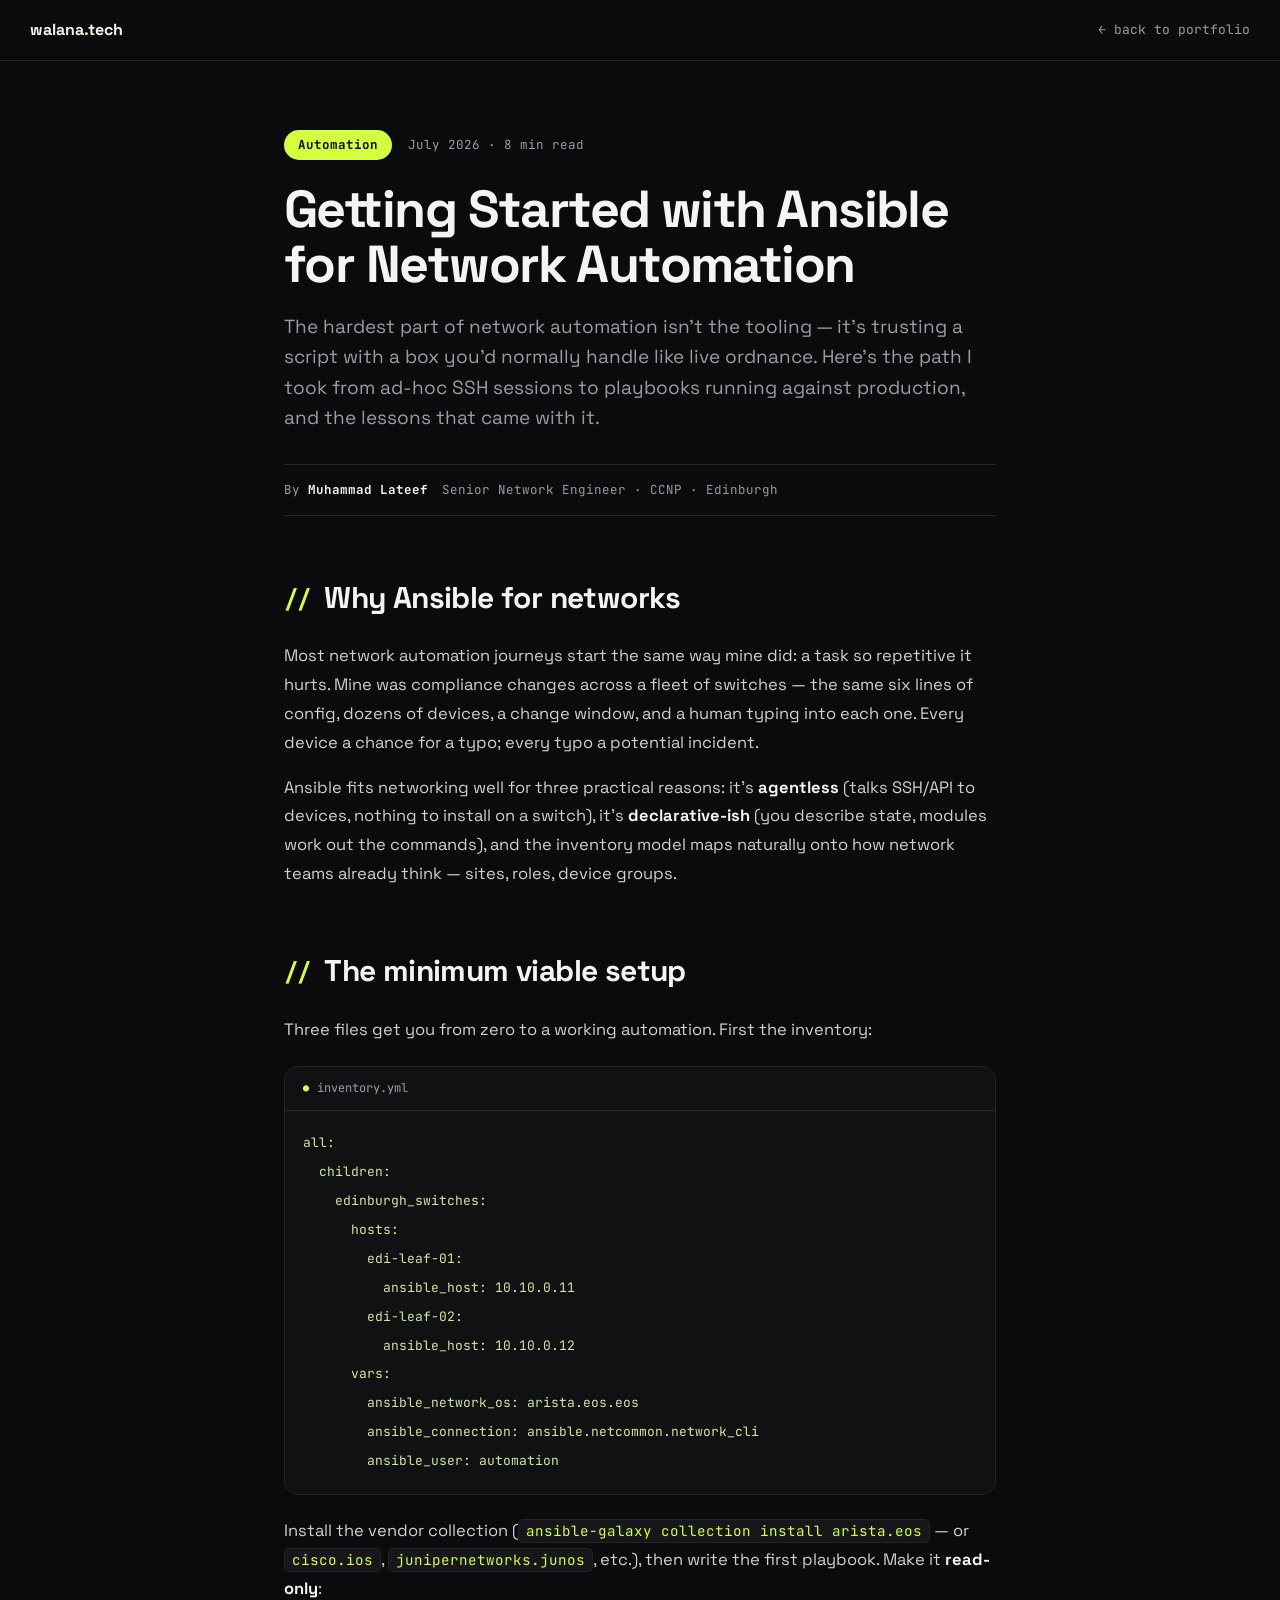
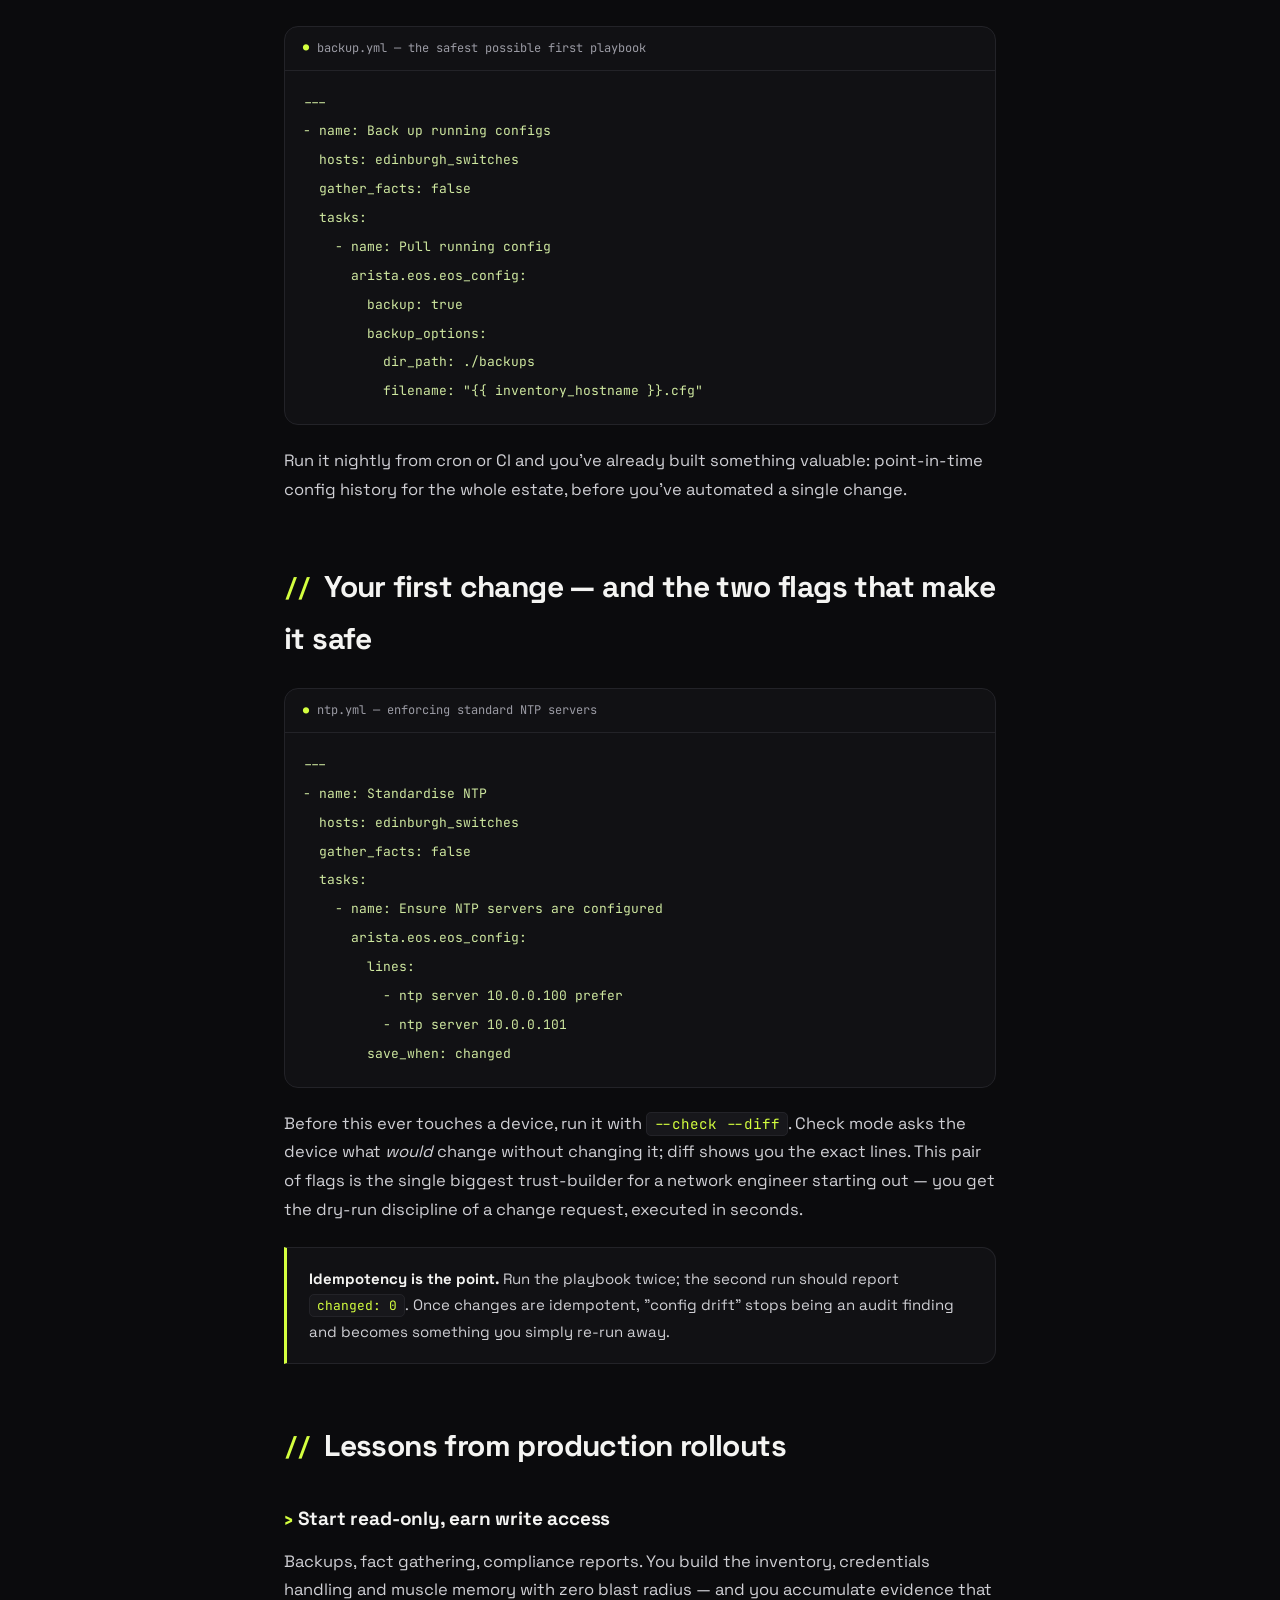
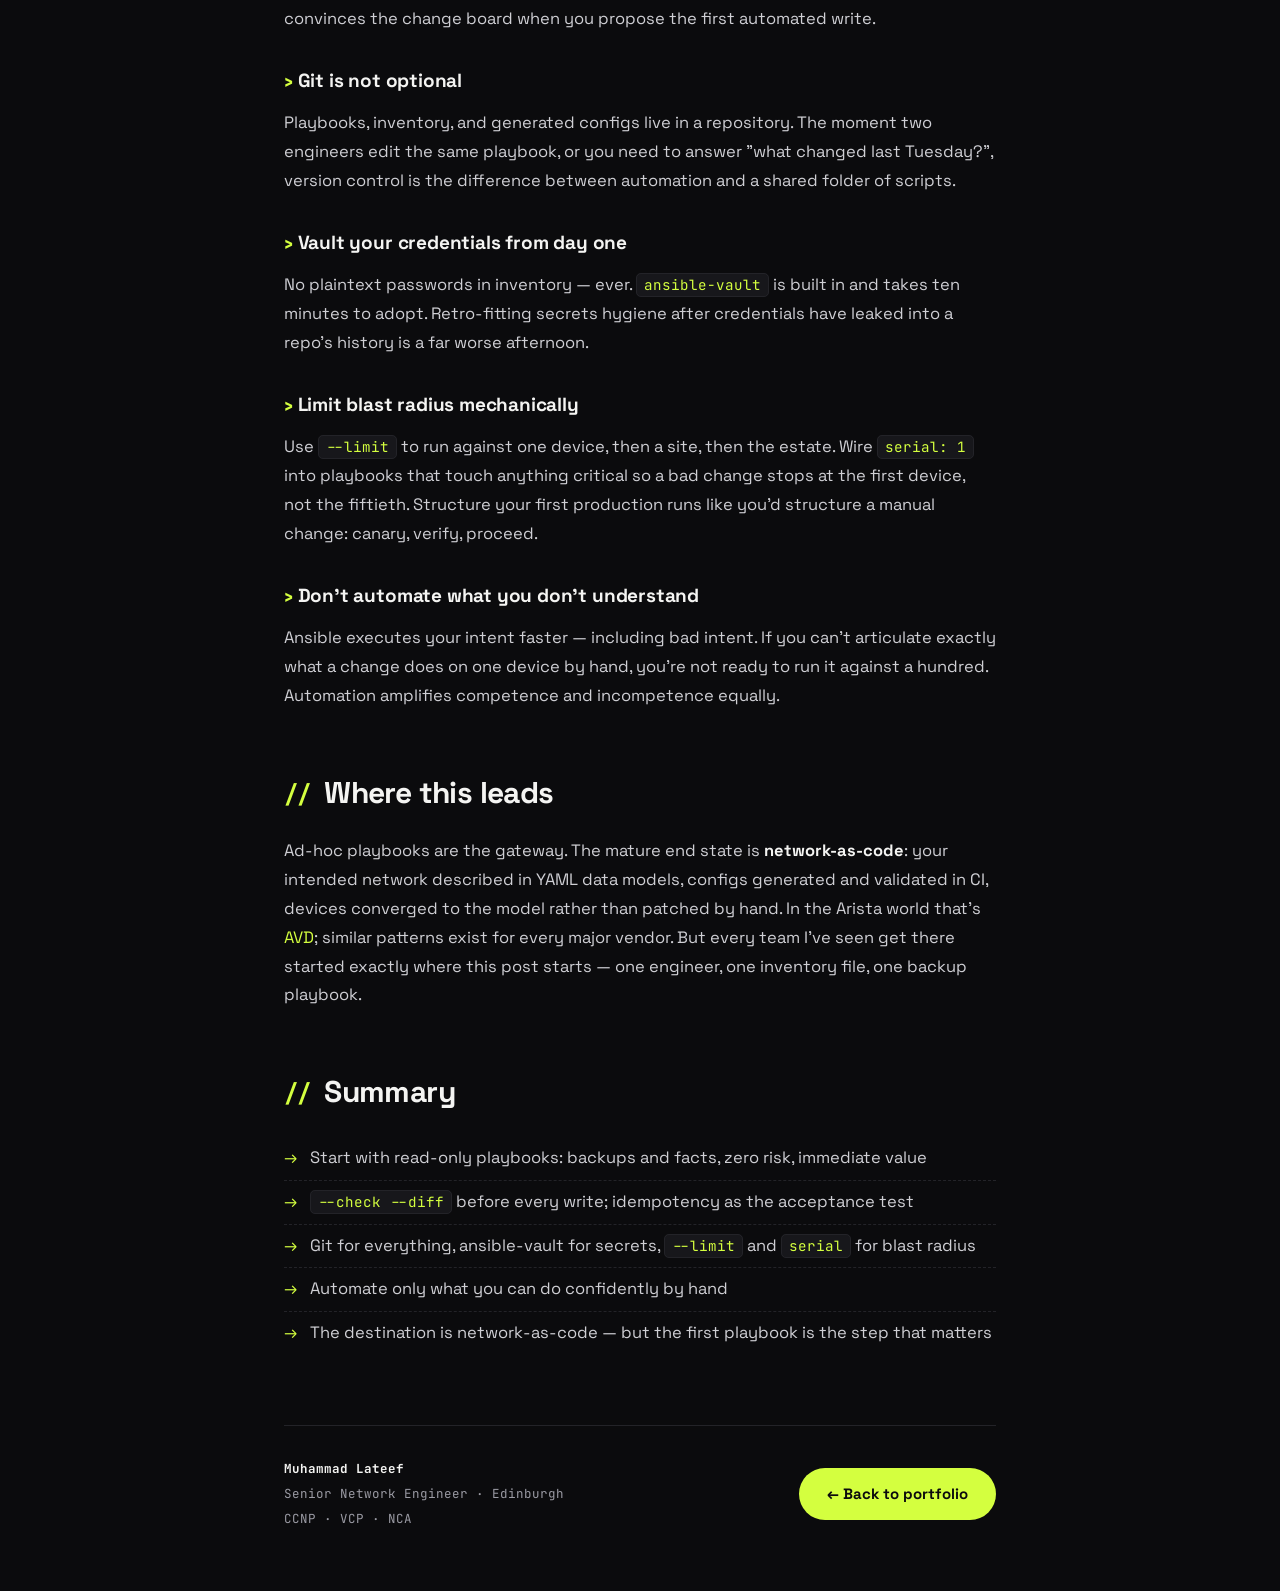
<file: blog/posts/post3.html>
<!DOCTYPE html>
<html lang="en">
<head>
<meta charset="UTF-8">
<meta name="viewport" content="width=device-width, initial-scale=1.0">
<meta name="description" content="How to start automating network tasks with Ansible — first playbooks, idempotency, and the lessons production teaches you.">
<title>Getting Started with Ansible for Network Automation | Muhammad Lateef</title>
<link rel="icon" type="image/svg+xml" href="/favicon.svg">
<link rel="canonical" href="https://www.walana.tech/blog/posts/post3.html">
<meta property="og:type" content="article">
<meta property="og:title" content="Getting Started with Ansible for Network Automation">
<meta property="og:description" content="First playbooks, idempotency, and the lessons production teaches you.">
<meta property="og:url" content="https://www.walana.tech/blog/posts/post3.html">
<meta property="og:image" content="https://www.walana.tech/og.png">
<meta name="twitter:card" content="summary_large_image">
<link href="https://fonts.googleapis.com/css2?family=Space+Grotesk:wght@400;500;700&family=JetBrains+Mono:wght@400;500;700&display=swap" rel="stylesheet">
<style>
:root{--bg:#0b0b0d;--panel:#111114;--ink:#f4f4f2;--dim:#9b9ba4;--lime:#d4ff3f;--line:#232328}
:focus-visible{outline:2px solid var(--lime);outline-offset:3px;border-radius:2px}
*{margin:0;padding:0;box-sizing:border-box}
html{scroll-behavior:smooth}
body{background:var(--bg);color:var(--ink);font-family:'Space Grotesk',sans-serif;font-size:16.5px;line-height:1.75}
::selection{background:var(--lime);color:#0b0b0d}
a{color:var(--lime);text-decoration:none}
a:hover{text-decoration:underline}
code{font-family:'JetBrains Mono',monospace;font-size:.86em;background:#17171b;border:1px solid var(--line);
  border-radius:5px;padding:2px 7px;color:var(--lime)}
#progress{position:fixed;top:0;left:0;height:3px;width:0;background:var(--lime);box-shadow:0 0 10px var(--lime);z-index:60}
nav.top{position:fixed;top:0;left:0;right:0;z-index:50;display:flex;justify-content:space-between;align-items:center;
  padding:16px 30px;background:rgba(11,11,13,.82);backdrop-filter:blur(10px);border-bottom:1px solid var(--line)}
nav.top .logo{font-weight:700;font-size:16px;color:var(--ink)}
nav.top .logo span{color:var(--lime)}
nav.top .back{font-family:'JetBrains Mono',monospace;font-size:13px;color:var(--dim)}
nav.top .back:hover{color:var(--lime);text-decoration:none}
.wrap{max-width:760px;margin:0 auto;padding:130px 24px 60px}
.meta{display:flex;gap:16px;align-items:center;font-family:'JetBrains Mono',monospace;font-size:12.5px}
.meta .tag{color:#0b0b0d;background:var(--lime);border-radius:99px;padding:4px 14px;font-weight:700}
.meta .date{color:var(--dim)}
h1{font-size:clamp(32px,6vw,52px);font-weight:700;letter-spacing:-.03em;line-height:1.06;margin:22px 0 20px}
.lede{font-size:19px;color:var(--dim);line-height:1.6}
.byline{display:flex;gap:14px;flex-wrap:wrap;font-family:'JetBrains Mono',monospace;font-size:12.5px;color:var(--dim);
  border-top:1px solid var(--line);border-bottom:1px solid var(--line);padding:14px 0;margin:30px 0 10px}
.byline b{color:var(--ink)}
section{margin-top:56px}
h2{font-size:clamp(23px,3.6vw,30px);font-weight:700;letter-spacing:-.02em;margin-bottom:18px}
h2::before{content:"// ";color:var(--lime);font-family:'JetBrains Mono',monospace;font-size:.8em}
h3{font-size:19px;font-weight:700;letter-spacing:-.01em;margin:30px 0 12px;color:var(--ink)}
h3::before{content:"› ";color:var(--lime)}
p{margin-bottom:16px;color:#cfcfd4}
strong{color:var(--ink)}
ul.list{list-style:none;margin:0 0 18px}
ul.list li{padding:7px 0 7px 26px;position:relative;color:#cfcfd4;border-bottom:1px dashed var(--line)}
ul.list li:last-child{border-bottom:0}
ul.list li::before{content:"→";position:absolute;left:0;color:var(--lime)}
.codeblock{background:var(--panel);border:1px solid var(--line);border-radius:14px;margin:22px 0;overflow:hidden}
.codeblock .head{display:flex;align-items:center;gap:8px;padding:11px 18px;border-bottom:1px solid var(--line);
  font-family:'JetBrains Mono',monospace;font-size:12px;color:var(--dim)}
.codeblock .head::before{content:"●";color:var(--lime);font-size:10px}
.codeblock pre{padding:18px;overflow-x:auto}
.codeblock pre code{background:none;border:0;padding:0;color:#cfe8a0;font-size:13px;line-height:1.8}
.callout{background:var(--panel);border:1px solid var(--line);border-left:3px solid var(--lime);
  border-radius:0 14px 14px 0;padding:18px 22px;margin:22px 0}
.callout p{margin:0;font-size:15px}
footer.post{margin-top:70px;border-top:1px solid var(--line);padding-top:30px;display:flex;
  justify-content:space-between;align-items:center;gap:18px;flex-wrap:wrap}
footer.post .who{font-family:'JetBrains Mono',monospace;font-size:12.5px;color:var(--dim);line-height:2}
footer.post .who b{color:var(--ink)}
.btn{display:inline-block;padding:13px 28px;border-radius:99px;font-weight:700;font-size:15px;
  background:var(--lime);color:#0b0b0d;transition:.2s}
.btn:hover{transform:translateY(-2px);box-shadow:0 8px 30px rgba(212,255,63,.35);text-decoration:none}
</style>
</head>
<body>

<div id="progress"></div>

<nav class="top">
  <a class="logo" href="/">walana<span>.</span>tech</a>
  <a class="back" href="/">← back to portfolio</a>
</nav>

<article class="wrap">

<header>
  <div class="meta"><span class="tag">Automation</span><span class="date">July 2026 · 8 min read</span></div>
  <h1>Getting Started with Ansible for Network Automation</h1>
  <p class="lede">The hardest part of network automation isn't the tooling — it's trusting a script
    with a box you'd normally handle like live ordnance. Here's the path I took from ad-hoc SSH
    sessions to playbooks running against production, and the lessons that came with it.</p>
  <div class="byline"><span>By <b>Muhammad Lateef</b></span><span>Senior Network Engineer · CCNP · Edinburgh</span></div>
</header>

<section>
  <h2>Why Ansible for networks</h2>
  <p>Most network automation journeys start the same way mine did: a task so repetitive it hurts.
     Mine was compliance changes across a fleet of switches — the same six lines of config, dozens
     of devices, a change window, and a human typing into each one. Every device a chance for a typo;
     every typo a potential incident.</p>
  <p>Ansible fits networking well for three practical reasons: it's <strong>agentless</strong> (talks SSH/API to
     devices, nothing to install on a switch), it's <strong>declarative-ish</strong> (you describe state, modules
     work out the commands), and the inventory model maps naturally onto how network teams already
     think — sites, roles, device groups.</p>
</section>

<section>
  <h2>The minimum viable setup</h2>
  <p>Three files get you from zero to a working automation. First the inventory:</p>
  <div class="codeblock">
    <div class="head">inventory.yml</div>
    <pre><code>all:
  children:
    edinburgh_switches:
      hosts:
        edi-leaf-01:
          ansible_host: 10.10.0.11
        edi-leaf-02:
          ansible_host: 10.10.0.12
      vars:
        ansible_network_os: arista.eos.eos
        ansible_connection: ansible.netcommon.network_cli
        ansible_user: automation</code></pre>
  </div>
  <p>Install the vendor collection (<code>ansible-galaxy collection install arista.eos</code> — or
     <code>cisco.ios</code>, <code>junipernetworks.junos</code>, etc.), then write the first playbook.
     Make it <strong>read-only</strong>:</p>
  <div class="codeblock">
    <div class="head">backup.yml — the safest possible first playbook</div>
    <pre><code>---
- name: Back up running configs
  hosts: edinburgh_switches
  gather_facts: false
  tasks:
    - name: Pull running config
      arista.eos.eos_config:
        backup: true
        backup_options:
          dir_path: ./backups
          filename: "{{ inventory_hostname }}.cfg"</code></pre>
  </div>
  <p>Run it nightly from cron or CI and you've already built something valuable: point-in-time
     config history for the whole estate, before you've automated a single change.</p>
</section>

<section>
  <h2>Your first change — and the two flags that make it safe</h2>
  <div class="codeblock">
    <div class="head">ntp.yml — enforcing standard NTP servers</div>
    <pre><code>---
- name: Standardise NTP
  hosts: edinburgh_switches
  gather_facts: false
  tasks:
    - name: Ensure NTP servers are configured
      arista.eos.eos_config:
        lines:
          - ntp server 10.0.0.100 prefer
          - ntp server 10.0.0.101
        save_when: changed</code></pre>
  </div>
  <p>Before this ever touches a device, run it with <code>--check --diff</code>. Check mode asks the device
     what <em>would</em> change without changing it; diff shows you the exact lines. This pair of flags is
     the single biggest trust-builder for a network engineer starting out — you get the dry-run
     discipline of a change request, executed in seconds.</p>
  <div class="callout">
    <p><strong>Idempotency is the point.</strong> Run the playbook twice; the second run should report
       <code>changed: 0</code>. Once changes are idempotent, "config drift" stops being an audit finding
       and becomes something you simply re-run away.</p>
  </div>
</section>

<section>
  <h2>Lessons from production rollouts</h2>
  <h3>Start read-only, earn write access</h3>
  <p>Backups, fact gathering, compliance reports. You build the inventory, credentials handling and
     muscle memory with zero blast radius — and you accumulate evidence that convinces the change
     board when you propose the first automated write.</p>

  <h3>Git is not optional</h3>
  <p>Playbooks, inventory, and generated configs live in a repository. The moment two engineers edit
     the same playbook, or you need to answer "what changed last Tuesday?", version control is the
     difference between automation and a shared folder of scripts.</p>

  <h3>Vault your credentials from day one</h3>
  <p>No plaintext passwords in inventory — ever. <code>ansible-vault</code> is built in and takes ten
     minutes to adopt. Retro-fitting secrets hygiene after credentials have leaked into a repo's
     history is a far worse afternoon.</p>

  <h3>Limit blast radius mechanically</h3>
  <p>Use <code>--limit</code> to run against one device, then a site, then the estate. Wire
     <code>serial: 1</code> into playbooks that touch anything critical so a bad change stops at the
     first device, not the fiftieth. Structure your first production runs like you'd structure a
     manual change: canary, verify, proceed.</p>

  <h3>Don't automate what you don't understand</h3>
  <p>Ansible executes your intent faster — including bad intent. If you can't articulate exactly what
     a change does on one device by hand, you're not ready to run it against a hundred. Automation
     amplifies competence and incompetence equally.</p>
</section>

<section>
  <h2>Where this leads</h2>
  <p>Ad-hoc playbooks are the gateway. The mature end state is <strong>network-as-code</strong>: your intended
     network described in YAML data models, configs generated and validated in CI, devices converged
     to the model rather than patched by hand. In the Arista world that's
     <a href="post1.html">AVD</a>; similar patterns exist for every major vendor.
     But every team I've seen get there started exactly where this post starts — one engineer,
     one inventory file, one backup playbook.</p>
</section>

<section>
  <h2>Summary</h2>
  <ul class="list">
    <li>Start with read-only playbooks: backups and facts, zero risk, immediate value</li>
    <li><code>--check --diff</code> before every write; idempotency as the acceptance test</li>
    <li>Git for everything, ansible-vault for secrets, <code>--limit</code> and <code>serial</code> for blast radius</li>
    <li>Automate only what you can do confidently by hand</li>
    <li>The destination is network-as-code — but the first playbook is the step that matters</li>
  </ul>
</section>

<footer class="post">
  <div class="who">
    <b>Muhammad Lateef</b><br>
    Senior Network Engineer · Edinburgh<br>
    CCNP · VCP · NCA
  </div>
  <a class="btn" href="/">← Back to portfolio</a>
</footer>

</article>

<script>
const bar=document.getElementById('progress');
addEventListener('scroll',()=>{
  const h=document.documentElement;
  bar.style.width=(h.scrollTop/(h.scrollHeight-h.clientHeight)*100)+'%';
},{passive:true});
</script>
</body>
</html>
</file>
